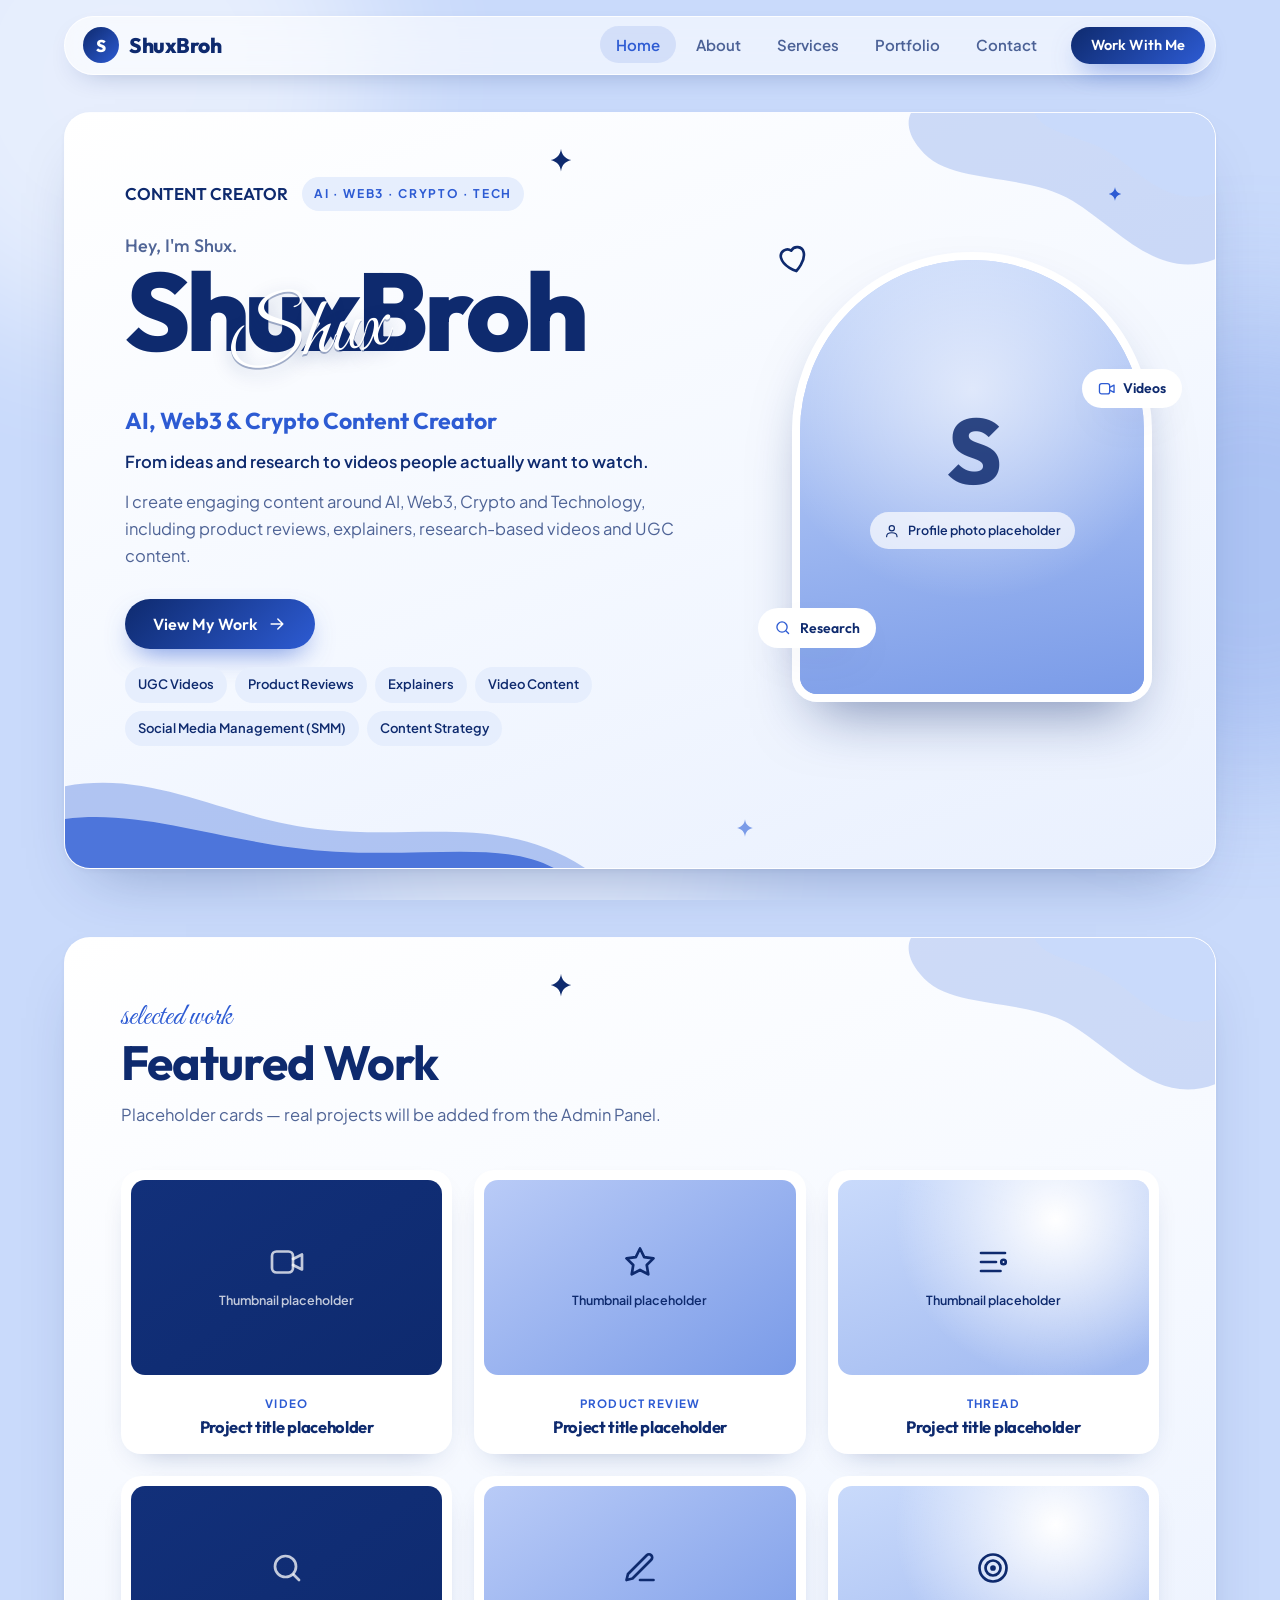
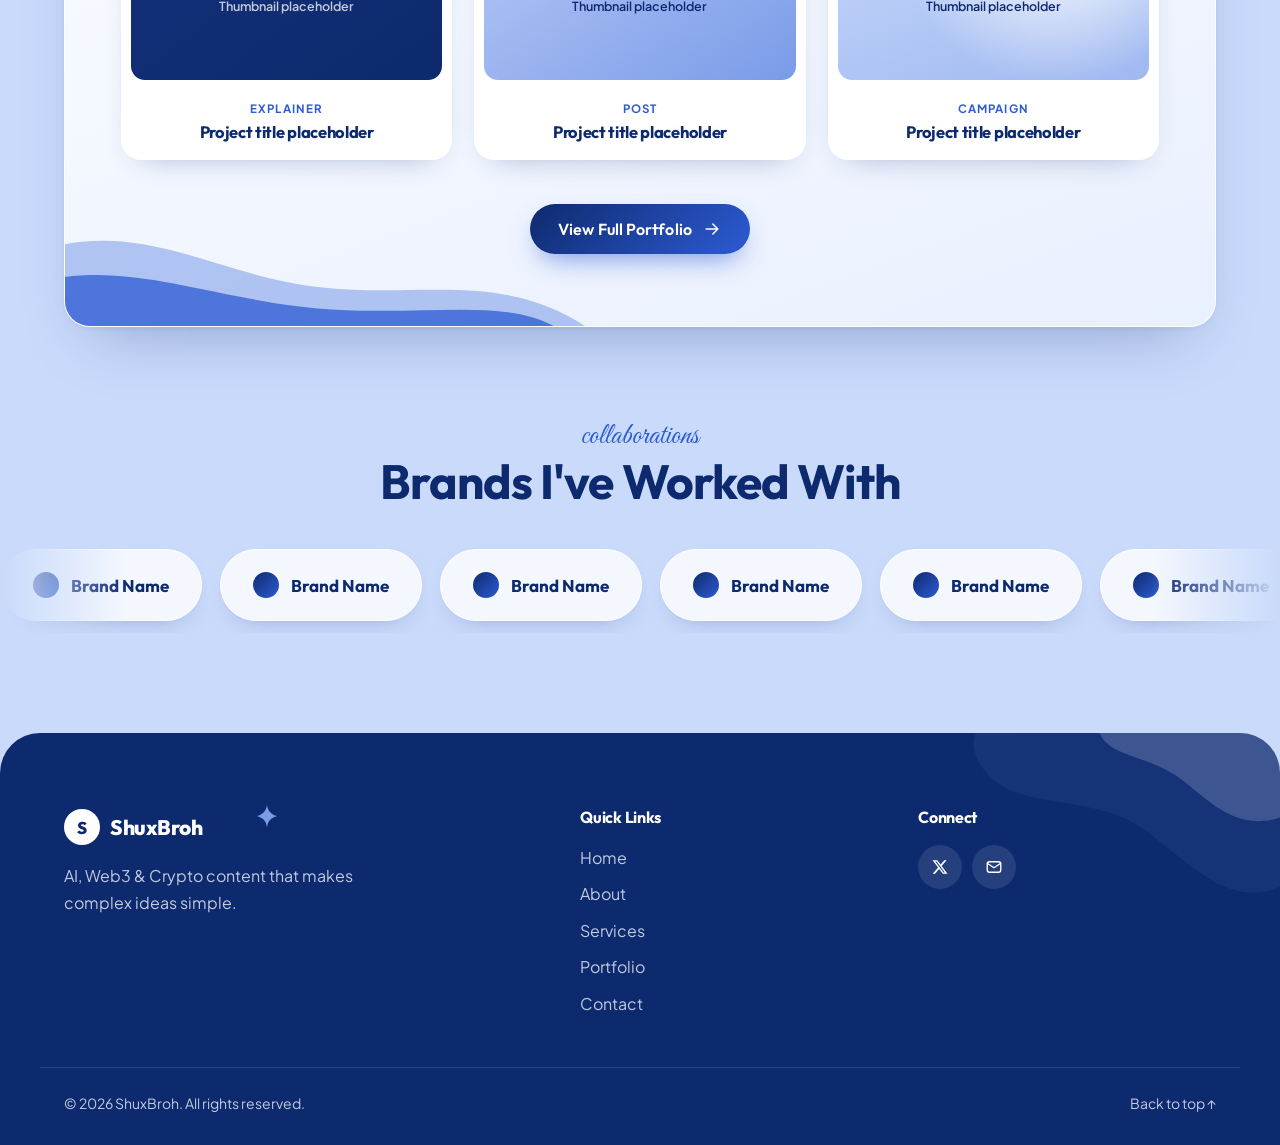
<file: index.html>
<!DOCTYPE html>
<html lang="en">
<head>
<meta charset="UTF-8">
<meta name="viewport" content="width=device-width, initial-scale=1.0">
<title>Shux Broh (ShuxBroh) — AI, Web3 &amp; Crypto Content Creator</title>
<link rel="icon" href="data:,">
<meta name="description" content="Shux (ShuxBroh) — AI, Web3, Crypto and Tech content creator: product reviews, explainers, research, videos and social media content.">
<link rel="canonical" href="https://shuraim881.github.io/">
<meta name="theme-color" content="#C9DAFB">
<link rel="preconnect" href="https://fonts.googleapis.com">
<link rel="preconnect" href="https://fonts.gstatic.com" crossorigin>
<link href="https://fonts.googleapis.com/css2?family=Great+Vibes&family=Outfit:wght@500;600;700;800&family=Plus+Jakarta+Sans:wght@400;500;600;700;800&display=swap" rel="stylesheet">
<link rel="stylesheet" href="assets/css/style.css">
</head>
<body id="top">
<div class="bg-glow" aria-hidden="true"><span></span><span></span><span></span></div>
<header class="site-header" id="site-header"></header>
<main>
  <section class="hero" id="hero" aria-label="Introduction"></section>
  <section class="section" id="work" aria-label="Featured work"></section>
  <section class="section brands" id="brands" aria-label="Collaborations"></section>
</main>
<footer class="site-footer" id="site-footer"></footer>
<script src="assets/js/content.js"></script>
<script src="assets/js/config.js"></script>
<script src="assets/js/supa.js"></script>
<script src="assets/js/main.js"></script>
</body>
</html>
</file>
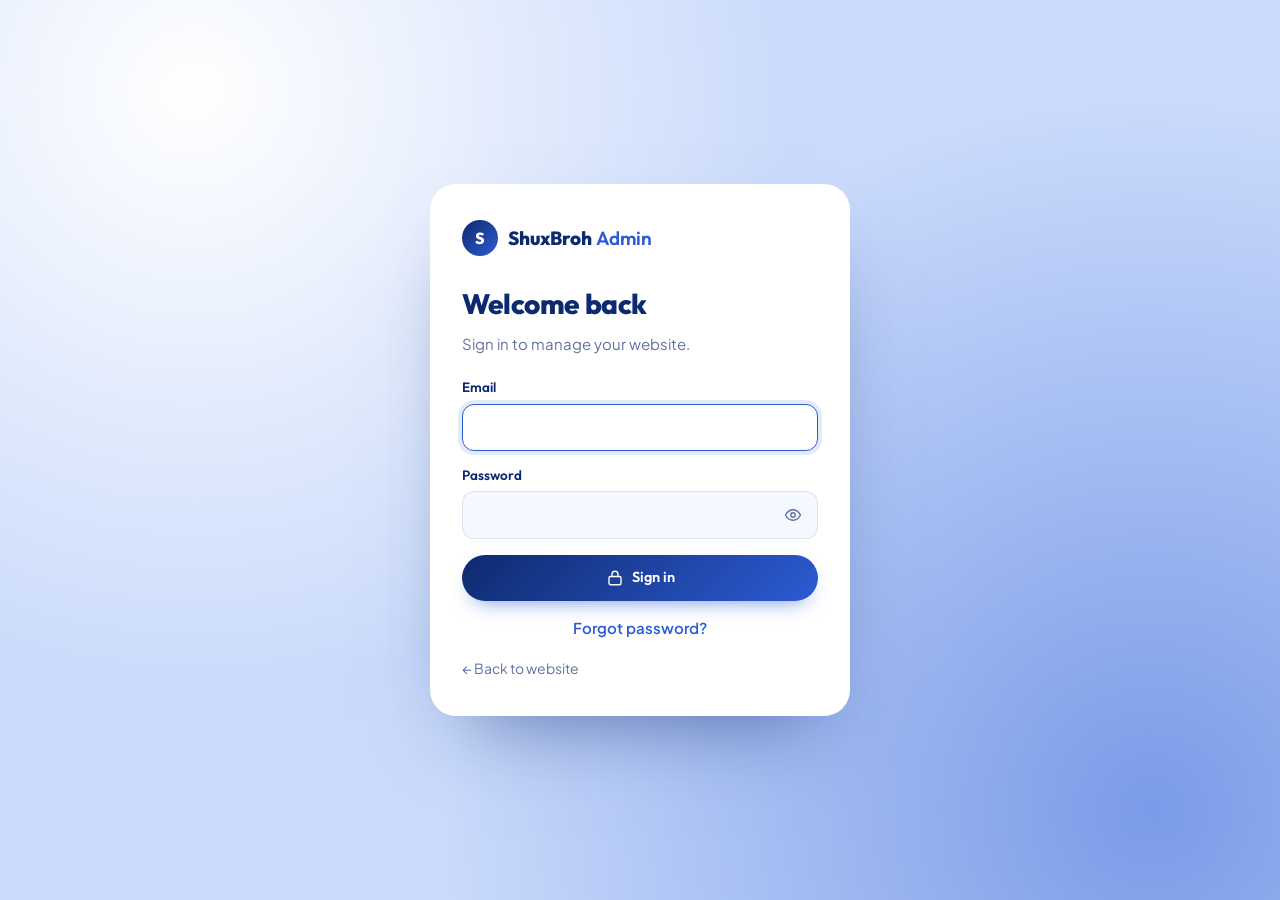
<file: admin/index.html>
<!DOCTYPE html>
<html lang="en">
<head>
<meta charset="UTF-8">
<meta name="viewport" content="width=device-width, initial-scale=1.0">
<meta name="robots" content="noindex, nofollow">
<meta name="referrer" content="same-origin">
<meta name="theme-color" content="#0E2A6E">
<title>Admin — ShuxBroh</title>
<link rel="icon" href="data:,">
<link rel="preconnect" href="https://fonts.googleapis.com">
<link rel="preconnect" href="https://fonts.gstatic.com" crossorigin>
<link href="https://fonts.googleapis.com/css2?family=Great+Vibes&family=Outfit:wght@500;600;700;800&family=Plus+Jakarta+Sans:wght@400;500;600;700;800&display=swap" rel="stylesheet">
<link rel="stylesheet" href="admin.css">
</head>
<body>
<div id="admin-root" class="boot"><div class="boot-spinner" aria-label="Loading"></div></div>
<div id="toasts" aria-live="polite"></div>
<script src="../assets/js/content.js"></script>
<script src="../assets/js/config.js"></script>
<script src="../assets/js/supa.js"></script>
<script src="admin.js"></script>
</body>
</html>
</file>
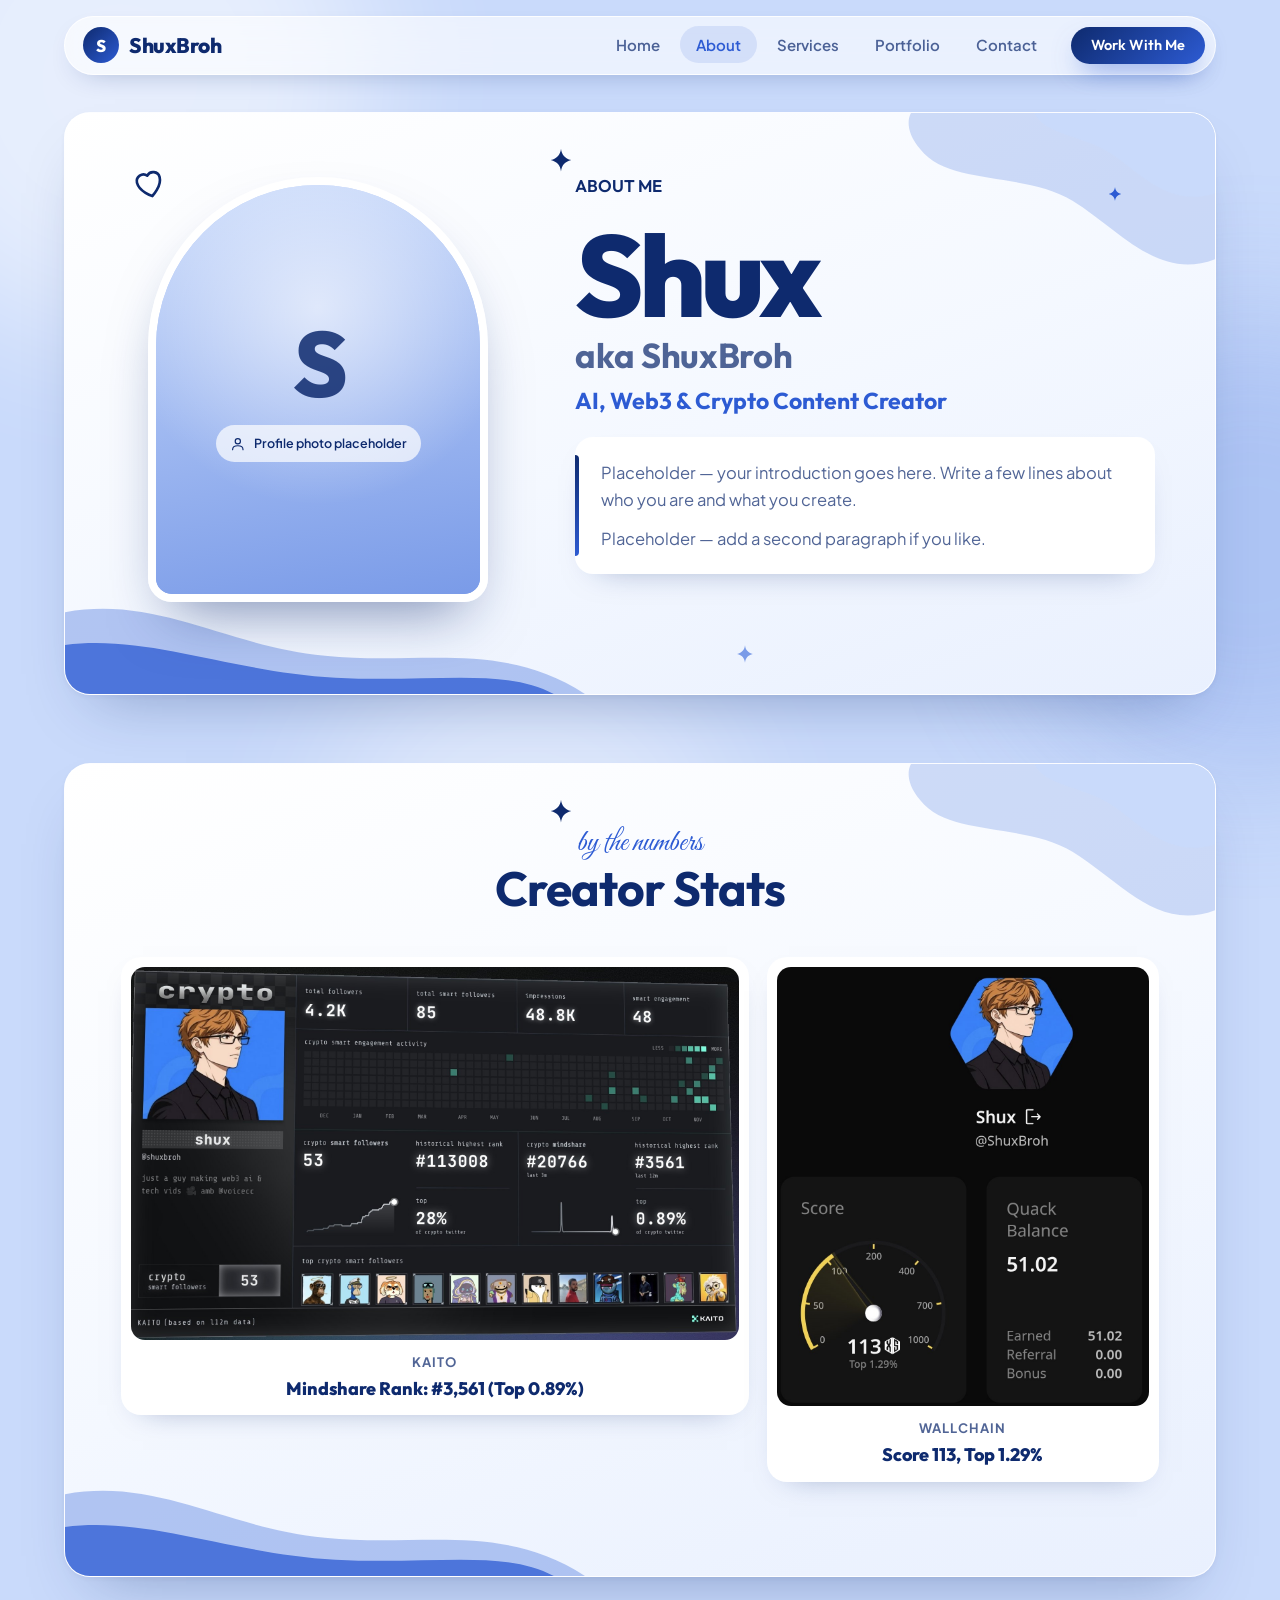
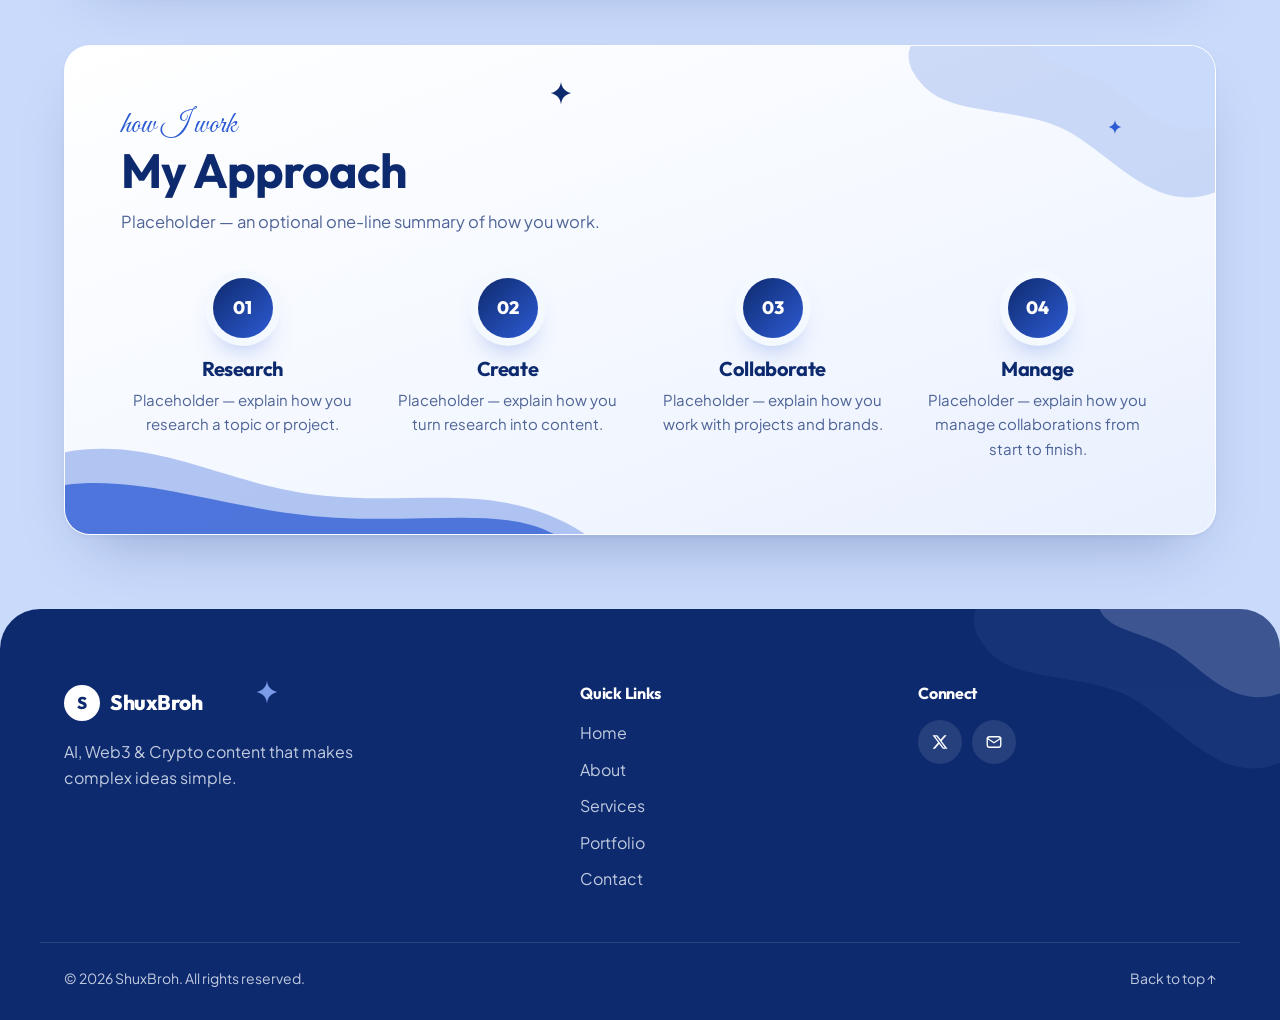
<file: about.html>
<!DOCTYPE html>
<html lang="en">
<head>
<meta charset="UTF-8">
<meta name="viewport" content="width=device-width, initial-scale=1.0">
<title>About — Shux Broh (ShuxBroh)</title>
<link rel="icon" href="data:,">
<meta name="description" content="Shux (ShuxBroh) — AI, Web3, Crypto and Tech content creator: product reviews, explainers, research, videos and social media content.">
<link rel="canonical" href="https://shuraim881.github.io/about.html">
<meta name="theme-color" content="#C9DAFB">
<link rel="preconnect" href="https://fonts.googleapis.com">
<link rel="preconnect" href="https://fonts.gstatic.com" crossorigin>
<link href="https://fonts.googleapis.com/css2?family=Great+Vibes&family=Outfit:wght@500;600;700;800&family=Plus+Jakarta+Sans:wght@400;500;600;700;800&display=swap" rel="stylesheet">
<link rel="stylesheet" href="assets/css/style.css">
</head>
<body id="top">
<div class="bg-glow" aria-hidden="true"><span></span><span></span><span></span></div>
<header class="site-header" id="site-header"></header>
<main>
  <section class="section page-top" id="about-intro" aria-label="Introduction"></section>
  <section class="section" id="about-stats" aria-label="Creator stats" hidden></section>
  <!-- My Journey section removed: Shux asked to remove it -->
  <!-- What I Do section removed: Shux asked to remove it (duplicates Services) -->
  <section class="section" id="about-approach" aria-label="My approach"></section>
</main>
<footer class="site-footer" id="site-footer"></footer>
<script src="assets/js/content.js"></script>
<script src="assets/js/config.js"></script>
<script src="assets/js/supa.js"></script>
<script src="assets/js/main.js"></script>
<script src="assets/js/about.js"></script>
</body>
</html>
</file>
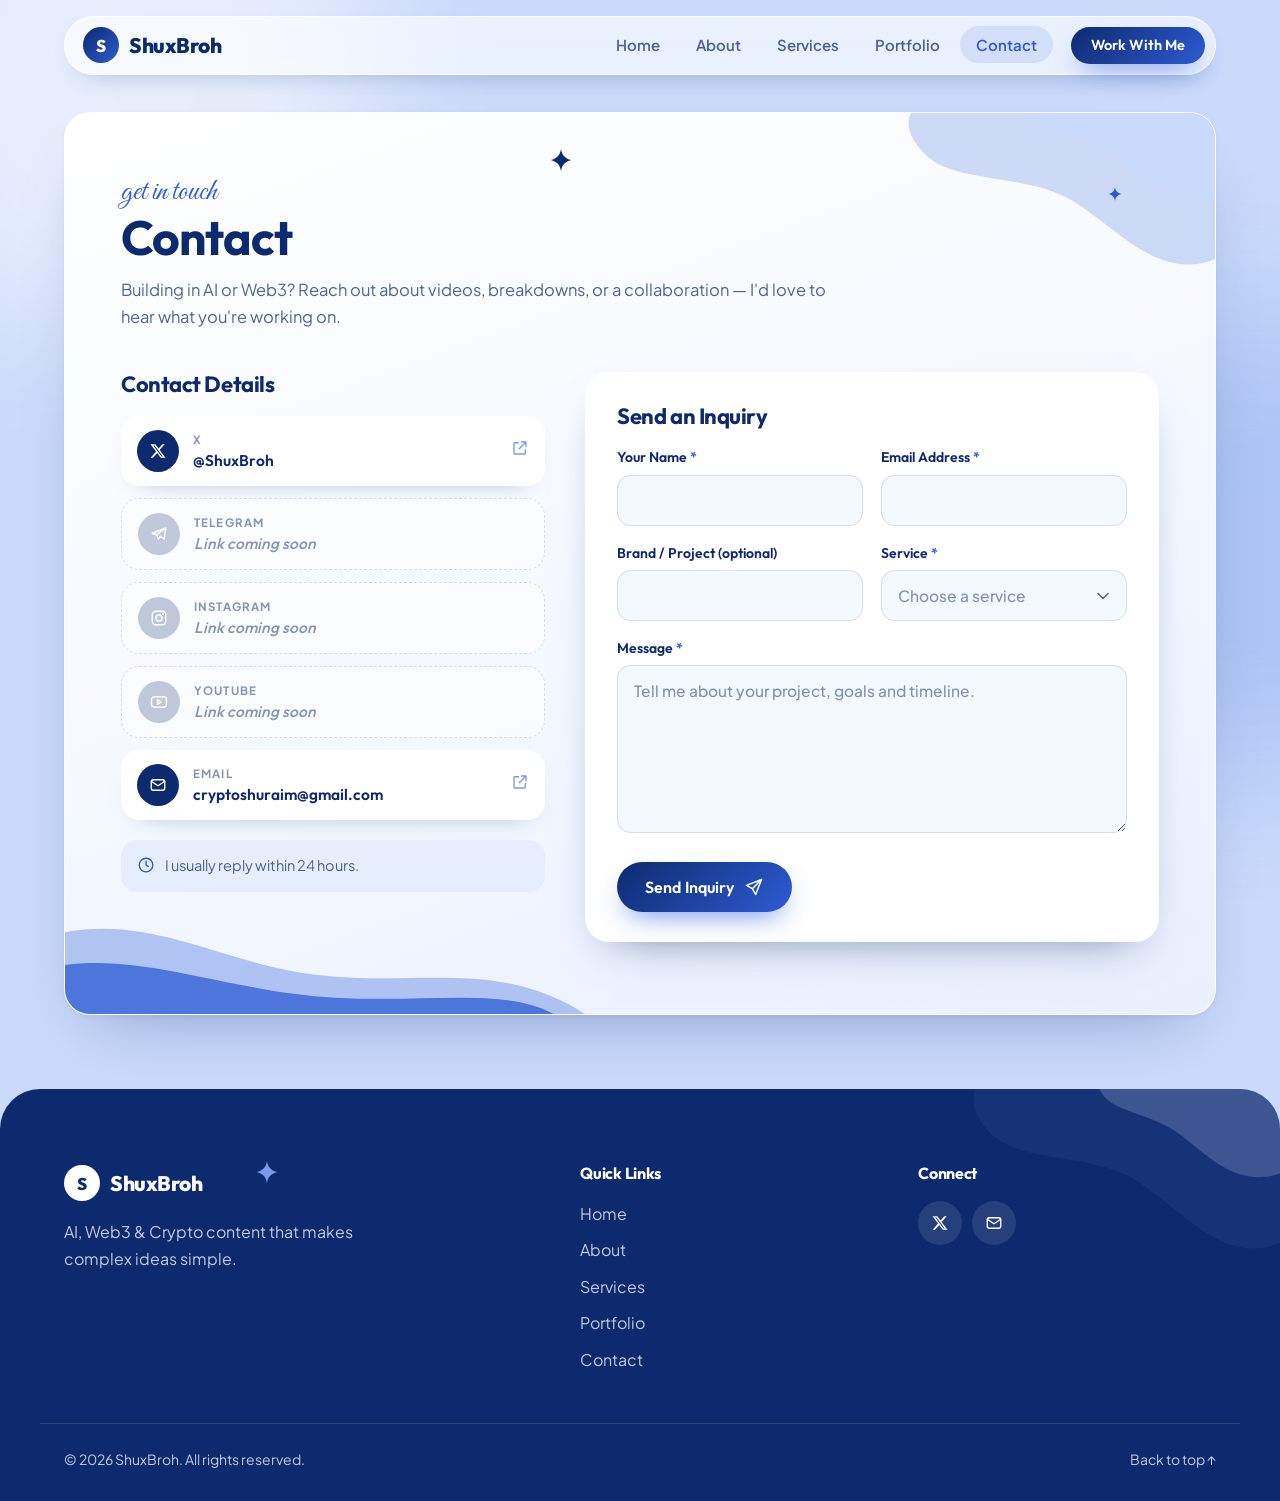
<file: contact.html>
<!DOCTYPE html>
<html lang="en">
<head>
<meta charset="UTF-8">
<meta name="viewport" content="width=device-width, initial-scale=1.0">
<title>Contact — Shux Broh (ShuxBroh)</title>
<link rel="icon" href="data:,">
<meta name="description" content="Shux (ShuxBroh) — AI, Web3, Crypto and Tech content creator: product reviews, explainers, research, videos and social media content.">
<link rel="canonical" href="https://shuraim881.github.io/contact.html">
<meta name="theme-color" content="#C9DAFB">
<link rel="preconnect" href="https://fonts.googleapis.com">
<link rel="preconnect" href="https://fonts.gstatic.com" crossorigin>
<link href="https://fonts.googleapis.com/css2?family=Great+Vibes&family=Outfit:wght@500;600;700;800&family=Plus+Jakarta+Sans:wght@400;500;600;700;800&display=swap" rel="stylesheet">
<link rel="stylesheet" href="assets/css/style.css">
</head>
<body id="top">
<div class="bg-glow" aria-hidden="true"><span></span><span></span><span></span></div>
<header class="site-header" id="site-header"></header>
<main>
  <section class="section page-top" id="contact-page" aria-label="Contact"></section>
</main>
<!-- Hidden copy of the inquiry form so Netlify Forms can detect it at deploy time -->
<form name="inquiry" data-netlify="true" netlify-honeypot="bot-field" hidden>
  <input type="text" name="name"><input type="email" name="email"><input type="text" name="company">
  <input type="text" name="service"><textarea name="message"></textarea><input name="bot-field">
</form>

<footer class="site-footer" id="site-footer"></footer>
<script src="assets/js/content.js"></script>
<script src="assets/js/config.js"></script>
<script src="assets/js/supa.js"></script>
<script src="assets/js/main.js"></script>
<script src="assets/js/contact.js"></script>
</body>
</html>
</file>
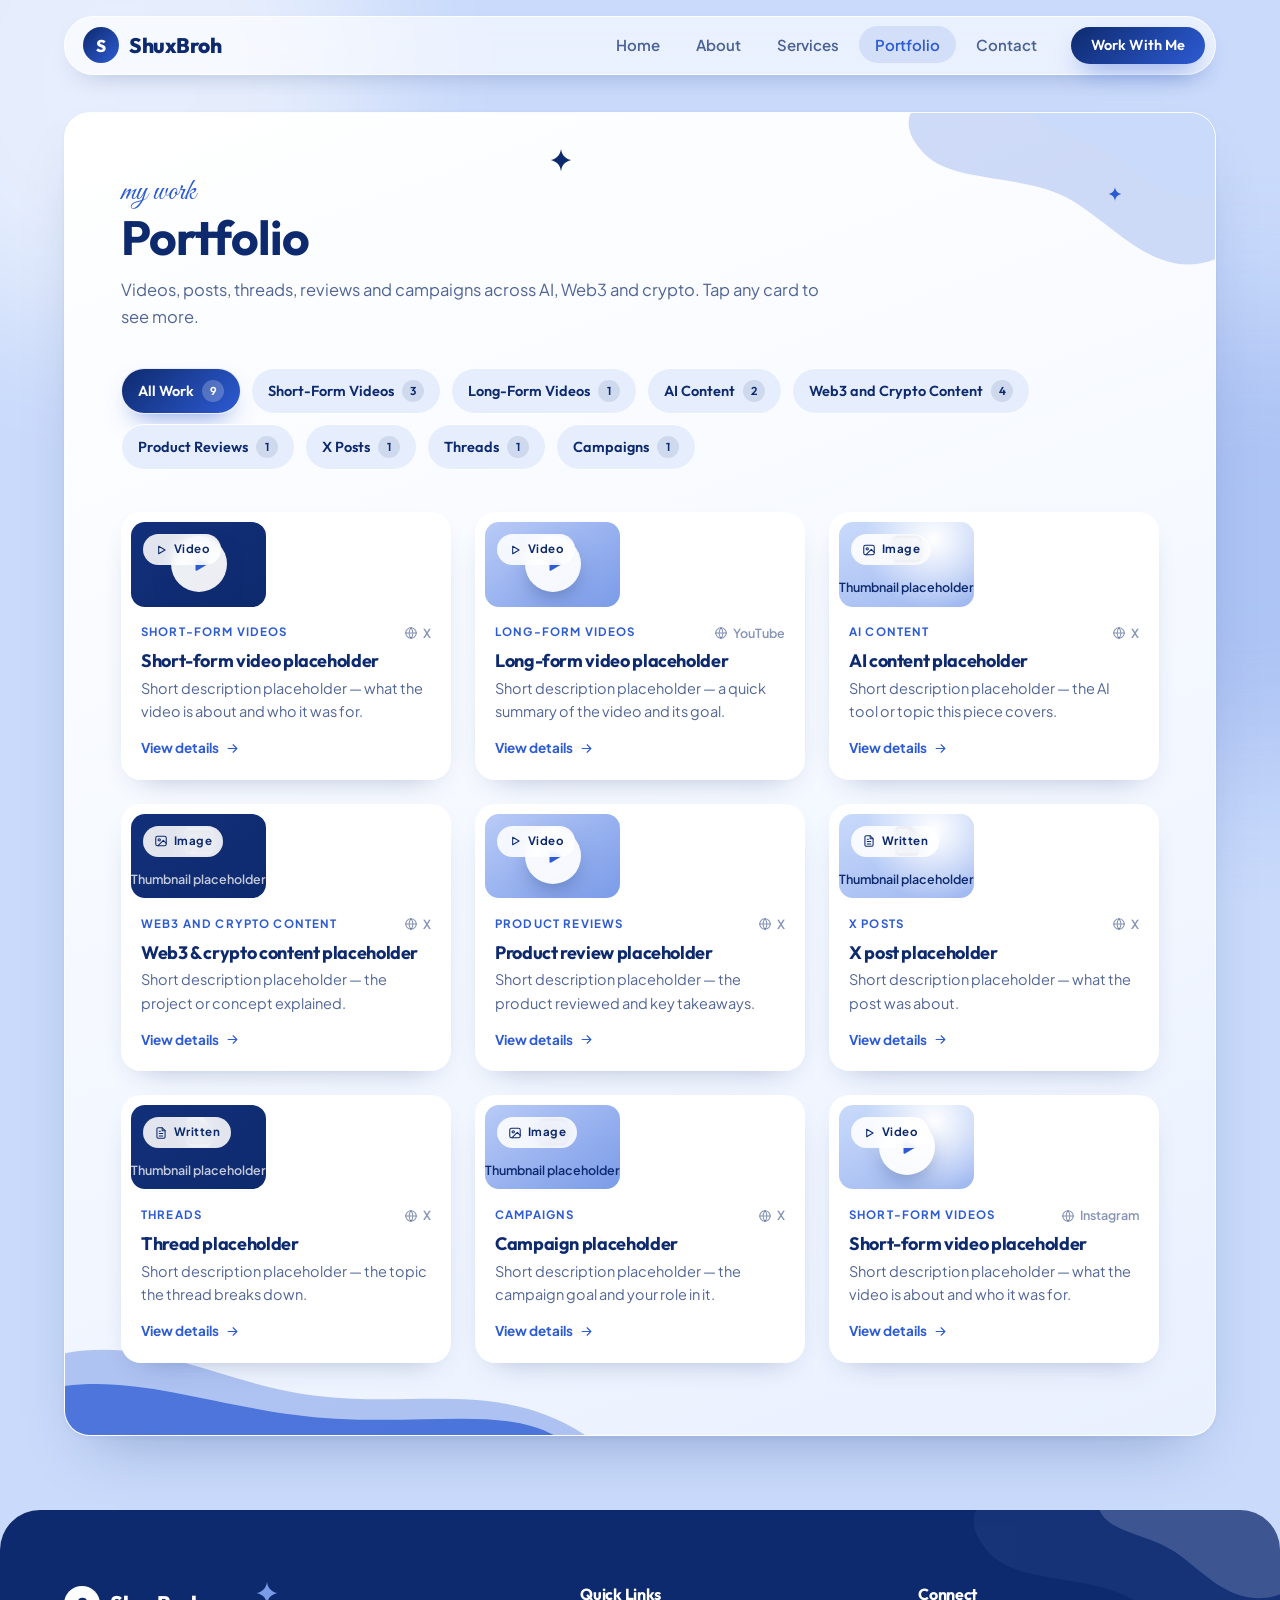
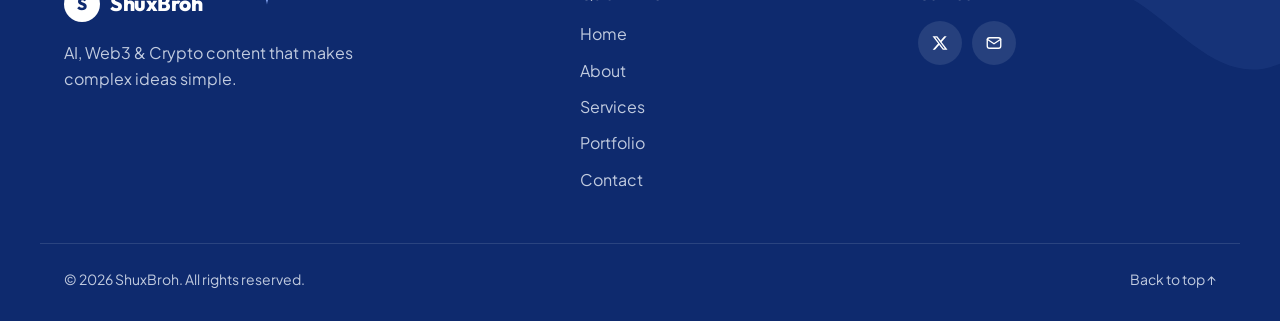
<file: portfolio.html>
<!DOCTYPE html>
<html lang="en">
<head>
<meta charset="UTF-8">
<meta name="viewport" content="width=device-width, initial-scale=1.0">
<title>Portfolio — Shux Broh (ShuxBroh)</title>
<link rel="icon" href="data:,">
<meta name="description" content="Shux (ShuxBroh) — AI, Web3, Crypto and Tech content creator: product reviews, explainers, research, videos and social media content.">
<link rel="canonical" href="https://shuraim881.github.io/portfolio.html">
<meta name="theme-color" content="#C9DAFB">
<link rel="preconnect" href="https://fonts.googleapis.com">
<link rel="preconnect" href="https://fonts.gstatic.com" crossorigin>
<link href="https://fonts.googleapis.com/css2?family=Great+Vibes&family=Outfit:wght@500;600;700;800&family=Plus+Jakarta+Sans:wght@400;500;600;700;800&display=swap" rel="stylesheet">
<link rel="stylesheet" href="assets/css/style.css">
</head>
<body id="top">
<div class="bg-glow" aria-hidden="true"><span></span><span></span><span></span></div>
<header class="site-header" id="site-header"></header>
<main>
  <section class="section page-top" id="portfolio" aria-label="Portfolio"></section>
</main>
<footer class="site-footer" id="site-footer"></footer>
<script src="assets/js/content.js"></script>
<script src="assets/js/config.js"></script>
<script src="assets/js/supa.js"></script>
<script src="assets/js/main.js"></script>
<script src="assets/js/portfolio.js"></script>
</body>
</html>
</file>
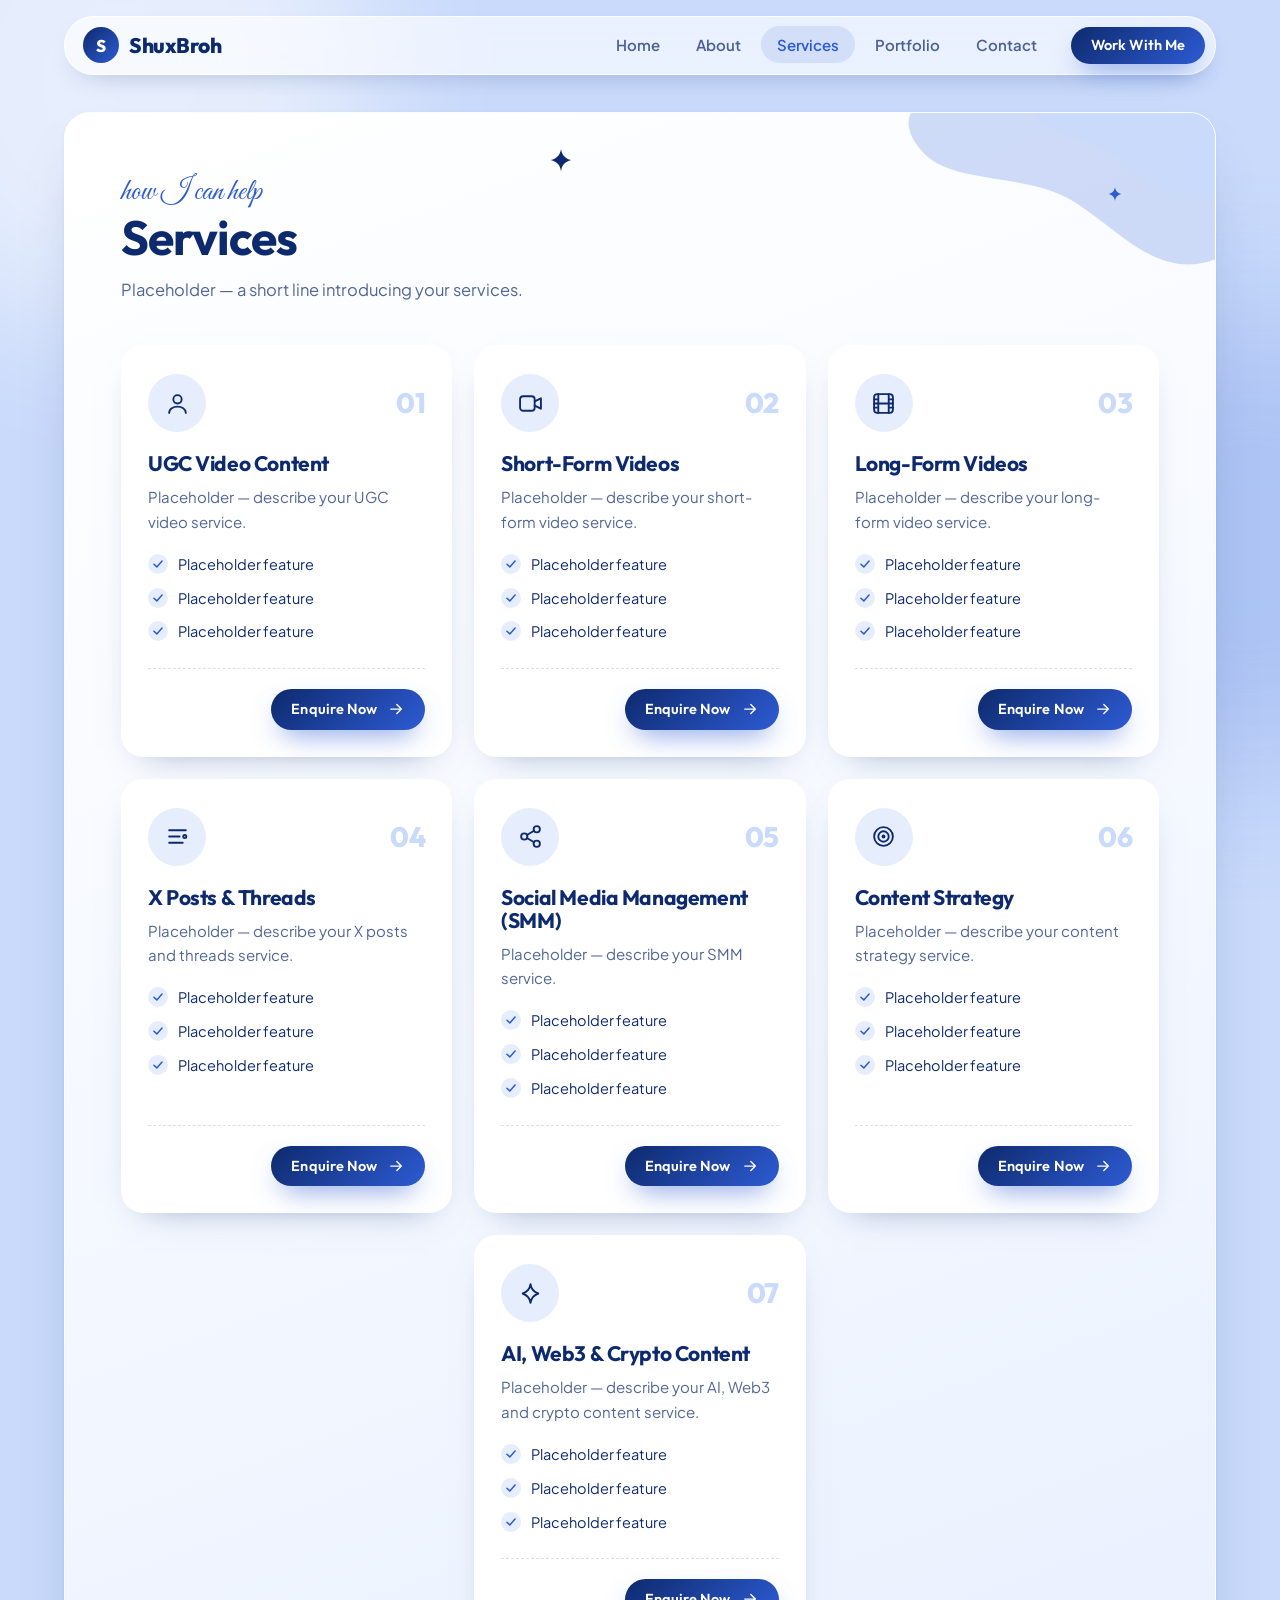
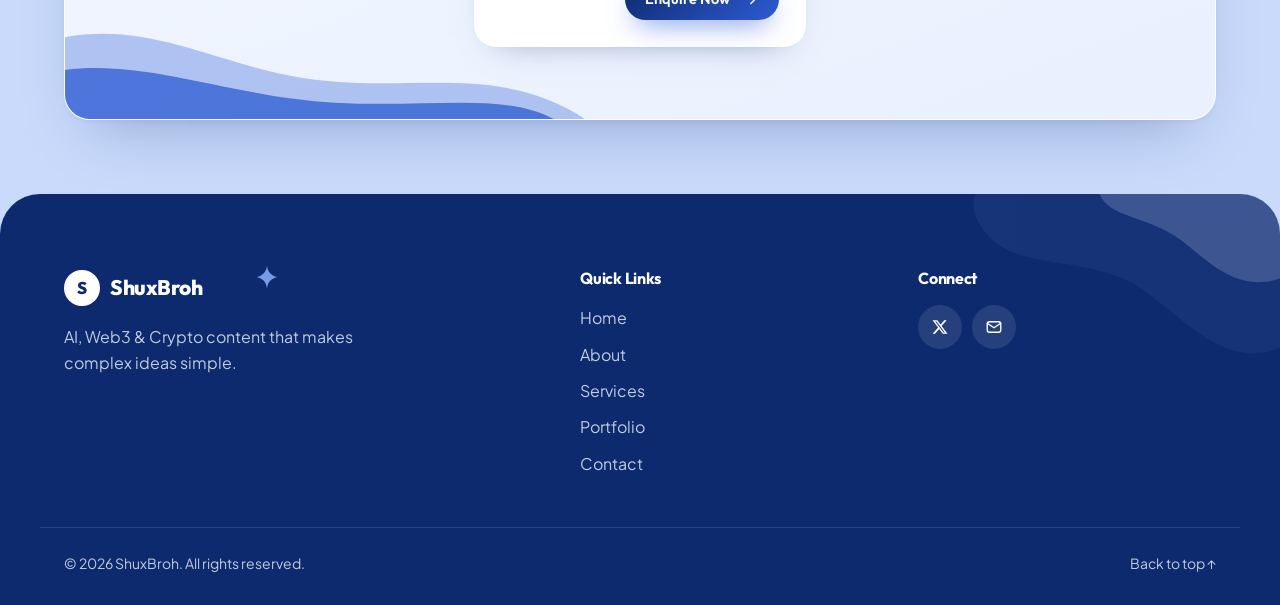
<file: services.html>
<!DOCTYPE html>
<html lang="en">
<head>
<meta charset="UTF-8">
<meta name="viewport" content="width=device-width, initial-scale=1.0">
<title>Services — Shux Broh (ShuxBroh)</title>
<link rel="icon" href="data:,">
<meta name="description" content="Shux (ShuxBroh) — AI, Web3, Crypto and Tech content creator: product reviews, explainers, research, videos and social media content.">
<link rel="canonical" href="https://shuraim881.github.io/services.html">
<meta name="theme-color" content="#C9DAFB">
<link rel="preconnect" href="https://fonts.googleapis.com">
<link rel="preconnect" href="https://fonts.gstatic.com" crossorigin>
<link href="https://fonts.googleapis.com/css2?family=Great+Vibes&family=Outfit:wght@500;600;700;800&family=Plus+Jakarta+Sans:wght@400;500;600;700;800&display=swap" rel="stylesheet">
<link rel="stylesheet" href="assets/css/style.css">
</head>
<body id="top">
<div class="bg-glow" aria-hidden="true"><span></span><span></span><span></span></div>
<header class="site-header" id="site-header"></header>
<main>
  <section class="section page-top" id="services-page" aria-label="Services"></section>
</main>
<footer class="site-footer" id="site-footer"></footer>
<script src="assets/js/content.js"></script>
<script src="assets/js/config.js"></script>
<script src="assets/js/supa.js"></script>
<script src="assets/js/main.js"></script>
<script src="assets/js/services.js"></script>
</body>
</html>
</file>
<file: assets/css/style.css>
/* =====================================================================
   SHUXBROH DESIGN SYSTEM — "Soft Blue Portfolio"
   Keep using these tokens on every page.
   ---------------------------------------------------------------------
   Five-color palette:
     1. Navy        #0E2A6E  headings, primary text, dark accents
     2. Royal Blue  #2D5BD3  buttons, links, highlights
     3. Periwinkle  #7A9BE8  waves, secondary accents
     4. Sky         #C9DAFB  page background, soft fills
     5. Cloud       #F4F8FF  panels / cards
   Fonts: Outfit (bold headings) · Plus Jakarta Sans (body) · Great Vibes (script accent)
   Motion: soft fade + slide reveals, gentle hover lifts, slow drifting blobs
   ===================================================================== */

:root {
  --navy: #0E2A6E;
  --royal: #2D5BD3;
  --peri: #7A9BE8;
  --sky: #C9DAFB;
  --cloud: #F4F8FF;

  --text: var(--navy);
  --muted: rgba(14, 42, 110, .72);
  --faint: rgba(14, 42, 110, .5);
  --line: rgba(14, 42, 110, .1);
  --tile: #E6EEFD;
  --white: #FFFFFF;
  --grad: linear-gradient(135deg, var(--navy) 0%, var(--royal) 100%);
  --grad-text: linear-gradient(100deg, var(--royal) 0%, #4F7DF0 60%, var(--peri) 100%);

  --font-head: "Outfit", "Plus Jakarta Sans", system-ui, sans-serif;
  --font-body: "Plus Jakarta Sans", system-ui, -apple-system, "Segoe UI", sans-serif;
  --font-script: "Great Vibes", "Brush Script MT", cursive;

  --radius: 26px;
  --radius-sm: 16px;
  --shadow-panel: 0 30px 60px -30px rgba(14, 42, 110, .35), 0 2px 6px rgba(14, 42, 110, .05);
  --shadow-card: 0 18px 40px -18px rgba(14, 42, 110, .35);
  --ease: cubic-bezier(.22, .8, .24, 1);
  --container: 1200px;

  /* wave shapes (periwinkle/royal) used on panel corners */
  --wave-bl: url("data:image/svg+xml,%3Csvg xmlns='http://www.w3.org/2000/svg' viewBox='0 0 500 220' preserveAspectRatio='none'%3E%3Cpath d='M0 70C90 40 150 130 250 150C340 168 420 120 500 220H0Z' fill='%237A9BE8' fill-opacity='.55'/%3E%3Cpath d='M0 130C80 110 160 180 260 190C350 200 420 170 470 220H0Z' fill='%232D5BD3' fill-opacity='.75'/%3E%3C/svg%3E");
  --wave-tr: url("data:image/svg+xml,%3Csvg xmlns='http://www.w3.org/2000/svg' viewBox='0 0 400 260' preserveAspectRatio='none'%3E%3Cpath d='M400 0V200C340 230 300 160 250 120C200 80 120 100 90 50C70 20 80 0 80 0Z' fill='%237A9BE8' fill-opacity='.35'/%3E%3Cpath d='M400 0V110C350 130 320 80 290 55C260 30 220 30 210 0Z' fill='%23C9DAFB'/%3E%3C/svg%3E");
}

*, *::before, *::after { box-sizing: border-box; }
html { scroll-behavior: smooth; -webkit-text-size-adjust: 100%; }
body {
  margin: 0;
  font-family: var(--font-body);
  font-size: 16px;
  line-height: 1.65;
  color: var(--text);
  background: var(--sky);
  overflow-x: hidden;
  -webkit-font-smoothing: antialiased;
}
img { max-width: 100%; display: block; }
a { color: inherit; text-decoration: none; }
h1, h2, h3, h4 { font-family: var(--font-head); line-height: 1.1; margin: 0; letter-spacing: -.02em; color: var(--navy); }
p { margin: 0; }
ul { margin: 0; padding: 0; list-style: none; }
button { font: inherit; color: inherit; background: none; border: 0; cursor: pointer; }
svg { width: 1.25em; height: 1.25em; flex-shrink: 0; }
:focus-visible { outline: 2.5px solid var(--royal); outline-offset: 3px; border-radius: 8px; }

.container { width: 100%; max-width: var(--container); margin: 0 auto; padding: 0 24px; }
.section { padding: 34px 0; position: relative; }

/* ---------- Soft drifting background blobs ---------- */
.bg-glow { position: fixed; inset: 0; z-index: -1; overflow: hidden; pointer-events: none; }
.bg-glow span { position: absolute; border-radius: 50%; filter: blur(70px); animation: drift 28s ease-in-out infinite alternate; }
.bg-glow span:nth-child(1) { width: 520px; height: 520px; background: #FFFFFF; opacity: .55; top: -180px; left: -140px; }
.bg-glow span:nth-child(2) { width: 460px; height: 460px; background: var(--peri); opacity: .35; top: 35%; right: -200px; animation-duration: 34s; }
.bg-glow span:nth-child(3) { width: 420px; height: 420px; background: #FFFFFF; opacity: .4; bottom: -160px; left: 25%; animation-duration: 40s; }
@keyframes drift { to { transform: translate(70px, 50px) scale(1.12); } }

/* ---------- Panels (the "slides" every section sits in) ---------- */
.panel {
  position: relative; isolation: isolate; overflow: hidden;
  background: linear-gradient(160deg, #FFFFFF 0%, var(--cloud) 55%, #E9F0FE 100%);
  border-radius: var(--radius);
  padding: 64px 56px 72px;
  box-shadow: var(--shadow-panel);
  border: 1px solid rgba(255, 255, 255, .8);
}
.panel::before, .panel::after {
  content: ""; position: absolute; z-index: -1; pointer-events: none;
  background-repeat: no-repeat; background-size: 100% 100%;
}
.panel::before { left: 0; bottom: 0; width: min(46%, 520px); height: 120px; background-image: var(--wave-bl); }
.panel::after { right: 0; top: 0; width: min(34%, 380px); height: 190px; background-image: var(--wave-tr); }

/* sparkles */
.spark { position: absolute; color: var(--navy); z-index: 0; pointer-events: none; animation: twinkle 4.5s ease-in-out infinite; }
.spark svg { width: 100%; height: 100%; }
.spark.s1 { width: 26px; height: 26px; top: 34px; left: 42%; }
.spark.s2 { width: 16px; height: 16px; top: 70px; right: 8%; color: var(--royal); animation-delay: -1.5s; }
.spark.s3 { width: 20px; height: 20px; bottom: 90px; right: 46%; color: var(--peri); animation-delay: -3s; }
/* keep the hero sparkle clear of the contact row */
.hero-panel .spark.s3 { bottom: 30px; right: 40%; }
@keyframes twinkle { 50% { transform: scale(.7) rotate(20deg); opacity: .6; } }

/* ---------- Typography helpers ---------- */
.script-eyebrow { display: block; font: 400 30px/1 var(--font-script); color: var(--royal); margin-bottom: 4px; }
.section-head { position: relative; z-index: 1; max-width: 720px; margin-bottom: 42px; }
.section-head.center { margin-left: auto; margin-right: auto; text-align: center; }
.section-head h2 { display: inline-flex; align-items: center; gap: 18px; font-size: clamp(32px, 4.4vw, 48px); font-weight: 700; }
.h-line { display: inline-block; width: 56px; height: 2.5px; border-radius: 2px; background: var(--navy); opacity: .8; }
.section-head.center .h-line { display: none; }
.h-line { display: none !important; } /* Shux asked to remove all dash lines next to headings */
.steps::before { display: none !important; } /* Shux asked to remove dash lines */
.label i { display: none !important; } /* Shux asked to remove dash lines next to labels (ABOUT ME, CONTENT CREATOR) */
.section-head p { color: var(--muted); font-size: 16.5px; margin-top: 12px; }
.section-foot { position: relative; z-index: 1; margin-top: 44px; text-align: center; }

/* ---------- Buttons ---------- */
.btn {
  display: inline-flex; align-items: center; justify-content: center; gap: 10px;
  padding: 15px 28px; border-radius: 999px;
  font: 600 16px/1 var(--font-head); letter-spacing: .005em;
  transition: transform .35s var(--ease), box-shadow .35s var(--ease), background .35s, color .35s;
}
.btn svg { transition: transform .35s var(--ease); }
.btn:hover svg { transform: translateX(4px); }
.btn-sm { padding: 11px 20px; font-size: 14.5px; }
.btn-primary { background: var(--grad); color: #fff; box-shadow: 0 12px 28px -10px rgba(45, 91, 211, .7); }
.btn-primary:hover { transform: translateY(-2px); box-shadow: 0 18px 36px -12px rgba(45, 91, 211, .85); }
.btn-ghost { background: var(--white); color: var(--navy); border: 1.5px solid rgba(14, 42, 110, .15); }
.btn-ghost:hover { transform: translateY(-2px); border-color: var(--royal); color: var(--royal); box-shadow: var(--shadow-card); }

/* ---------- Header ---------- */
.site-header { position: fixed; inset: 0 0 auto 0; z-index: 50; padding: 16px 0; transition: padding .4s var(--ease); }
.nav-wrap {
  display: flex; align-items: center; justify-content: space-between; gap: 20px;
  background: rgba(255, 255, 255, .62); backdrop-filter: blur(16px); -webkit-backdrop-filter: blur(16px);
  border: 1px solid rgba(255, 255, 255, .85); border-radius: 999px;
  padding: 10px 10px 10px 18px; box-shadow: 0 10px 30px -18px rgba(14, 42, 110, .45);
  max-width: calc(var(--container) - 48px);
  transition: background .4s, box-shadow .4s;
}
.site-header.scrolled { padding: 10px 0; }
.site-header.scrolled .nav-wrap { background: rgba(255, 255, 255, .85); box-shadow: 0 14px 34px -16px rgba(14, 42, 110, .5); }
.logo { display: inline-flex; align-items: center; gap: 10px; font: 800 21px/1 var(--font-head); letter-spacing: -.02em; color: var(--navy); }
.logo-mark { width: 36px; height: 36px; border-radius: 50%; display: grid; place-items: center; background: var(--grad); color: #fff; font-size: 17px; }
.nav { display: flex; align-items: center; gap: 18px; }
.nav ul { display: flex; gap: 4px; }
.nav ul a { padding: 9px 16px; border-radius: 999px; font-size: 15px; font-weight: 600; color: var(--muted); transition: color .3s, background .3s; }
.nav ul a:hover { color: var(--navy); background: rgba(45, 91, 211, .08); }
.nav ul a.active { color: var(--royal); background: rgba(45, 91, 211, .12); }
.nav-toggle { display: none; width: 44px; height: 44px; border-radius: 50%; background: var(--navy); color: #fff; place-items: center; }
.nav-toggle svg { width: 21px; height: 21px; }

/* ---------- Hero ---------- */
.hero { padding: 112px 0 34px; }
.hero-panel { padding: 64px 60px 92px; }
.hero-grid { position: relative; z-index: 1; display: grid; grid-template-columns: 1.25fr .75fr; gap: 56px; align-items: center; }
.hero-top { display: flex; align-items: center; flex-wrap: wrap; gap: 14px; margin-bottom: 26px; }
.label { display: inline-flex; align-items: center; gap: 12px; font: 600 17px/1.1 var(--font-head); color: var(--navy); }
.label i { width: 44px; height: 2px; background: var(--navy); opacity: .7; }
.eyebrow-pill { font-size: 12px; font-weight: 700; letter-spacing: .14em; text-transform: uppercase; color: var(--royal); background: var(--tile); padding: 7px 12px; border-radius: 999px; }
.greet { font: 500 18px/1 var(--font-head); color: var(--muted); margin-bottom: 4px; }

.wordmark { position: relative; display: inline-block; margin: 0 0 18px; padding-bottom: 10px; }
.wm-bold { display: block; font: 800 clamp(58px, 8.6vw, 124px)/.95 var(--font-head); letter-spacing: -.045em; color: var(--navy); }
.wm-script {
  position: absolute; left: 22%; bottom: -4px; transform: rotate(-7deg);
  font: 400 clamp(46px, 6.4vw, 92px)/1 var(--font-script); color: #fff; letter-spacing: 0;
  text-shadow: 0 2px 0 rgba(14, 42, 110, .35), 0 6px 18px rgba(14, 42, 110, .35);
  white-space: nowrap;
}
.hero-title { font: 700 clamp(19px, 2vw, 23px)/1.35 var(--font-head); color: var(--royal); margin: 14px 0 12px; }
.hero-intro { color: var(--muted); font-size: 16.5px; max-width: 560px; margin-bottom: 30px; }
.hero-intro p + p { margin-top: 12px; }
.hero-intro p:first-child { color: var(--navy); font-weight: 600; }
.hero-actions { display: flex; flex-wrap: wrap; align-items: center; gap: 18px; margin-bottom: 30px; }
.hero-tags { display: flex; flex-wrap: wrap; gap: 8px; }
.hero-tags li { font-size: 13px; font-weight: 600; color: var(--navy); padding: 7px 13px; border-radius: 999px; background: var(--tile); }

/* contact row with dividers (like the reference) */
.contact-row { display: flex; flex-wrap: wrap; align-items: center; row-gap: 12px; }
.contact-row li { display: flex; align-items: center; }
.contact-row li + li::before { content: ""; width: 1.5px; height: 24px; background: rgba(14, 42, 110, .35); margin: 0 18px; }
.contact-row a, .contact-list a { display: inline-flex; align-items: center; gap: 10px; font-size: 14.5px; font-weight: 600; color: var(--navy); transition: color .3s; }
.contact-row a:hover, .contact-list a:hover { color: var(--royal); }
.ci { width: 34px; height: 34px; border-radius: 50%; display: grid; place-items: center; background: var(--navy); color: #fff; transition: background .3s, transform .35s var(--ease); }
.ci svg { width: 16px; height: 16px; }
a:hover .ci { background: var(--royal); transform: translateY(-2px); }

.hero-media { position: relative; justify-self: center; width: 100%; max-width: 360px; }
.arch {
  position: relative; aspect-ratio: 4 / 5; overflow: hidden;
  border-radius: 200px 200px 28px 28px;
  background: linear-gradient(170deg, var(--sky), var(--peri));
  border: 8px solid #fff; box-shadow: 0 30px 60px -24px rgba(14, 42, 110, .55);
}
.arch img { width: 100%; height: 100%; object-fit: cover; }
.photo-placeholder {
  width: 100%; height: 100%; display: flex; flex-direction: column; align-items: center; justify-content: center; gap: 16px;
  background: radial-gradient(circle at 50% 30%, rgba(255,255,255,.6), transparent 60%), linear-gradient(170deg, var(--sky), var(--peri));
}
.ph-initials { font: 800 92px/1 var(--font-head); color: var(--navy); opacity: .85; letter-spacing: -.04em; }
.ph-label { display: inline-flex; align-items: center; gap: 8px; font-size: 12.5px; font-weight: 600; color: var(--navy); background: rgba(255,255,255,.7); padding: 8px 14px; border-radius: 999px; }
.doodle-heart { position: absolute; z-index: 2; top: -14px; left: -18px; color: var(--navy); transform: rotate(-14deg); animation: float 6s ease-in-out infinite; }
.doodle-heart svg { width: 40px; height: 40px; stroke-width: 1.6; }
.float-chip {
  position: absolute; z-index: 2; display: inline-flex; align-items: center; gap: 8px;
  padding: 11px 16px; border-radius: 999px; font: 600 14px/1 var(--font-head); color: var(--navy);
  background: #fff; box-shadow: var(--shadow-card); animation: float 6s ease-in-out infinite;
}
.float-chip svg { color: var(--royal); }
.chip-a { top: 26%; right: -30px; }
.chip-b { bottom: 12%; left: -34px; animation-delay: -3s; }
@keyframes float { 50% { transform: translateY(-10px); } }

/* ---------- Services ---------- */
.services-grid { position: relative; z-index: 1; display: grid; grid-template-columns: repeat(4, 1fr); gap: 18px; }
.service-card {
  display: flex; flex-direction: column; align-items: center; text-align: center;
  padding: 30px 20px 24px; border-radius: var(--radius-sm);
  background: var(--tile); border: 1px solid rgba(255,255,255,.9);
  transition: transform .5s var(--ease), background .4s, box-shadow .5s var(--ease);
}
.service-card:hover { transform: translateY(-6px); background: #fff; box-shadow: var(--shadow-card); }
.svc-icon {
  width: 58px; height: 58px; border-radius: 50%; display: grid; place-items: center; margin-bottom: 18px;
  background: #fff; color: var(--navy); box-shadow: 0 8px 20px -10px rgba(14,42,110,.4);
  transition: transform .5s var(--ease), background .4s, color .4s;
}
.svc-icon svg { width: 25px; height: 25px; }
.service-card:hover .svc-icon { background: var(--navy); color: #fff; transform: scale(1.06) rotate(-5deg); }
.service-card h3 { font-size: 17.5px; font-weight: 700; margin-bottom: 8px; }
.service-card p { color: var(--muted); font-size: 14px; line-height: 1.55; margin-bottom: 16px; }
.svc-more { margin-top: auto; display: inline-flex; align-items: center; gap: 6px; font-size: 13.5px; font-weight: 700; color: var(--royal); }
.svc-more svg { width: 15px; height: 15px; transition: transform .35s var(--ease); }
.service-card:hover .svc-more svg { transform: translateX(4px); }

/* ---------- Featured work ---------- */
.work-grid { position: relative; z-index: 1; display: grid; grid-template-columns: repeat(3, 1fr); gap: 22px; }
.work-card {
  display: block; border-radius: 20px; overflow: hidden; background: #fff; padding: 10px;
  box-shadow: 0 12px 30px -20px rgba(14,42,110,.45);
  transition: transform .5s var(--ease), box-shadow .5s var(--ease);
}
.work-card:hover { transform: translateY(-5px); box-shadow: var(--shadow-card); }
.work-thumb { position: relative; aspect-ratio: 16 / 10; overflow: hidden; border-radius: 14px; }
.work-thumb img, .thumb-placeholder { width: 100%; height: 100%; object-fit: cover; transition: transform .9s var(--ease); }
.work-card:hover .work-thumb img, .work-card:hover .thumb-placeholder { transform: scale(1.09); }
.thumb-placeholder { display: flex; flex-direction: column; align-items: center; justify-content: center; gap: 10px; font-size: 12.5px; font-weight: 600; }
.thumb-placeholder svg { width: 36px; height: 36px; }
.thumb-placeholder.v0 { background: linear-gradient(145deg, #12307A, var(--navy)); color: rgba(255,255,255,.75); }
.thumb-placeholder.v1 { background: linear-gradient(145deg, #B9CBF7, var(--peri)); color: var(--navy); }
.thumb-placeholder.v2 { background: radial-gradient(circle at 70% 20%, #fff, transparent 60%), linear-gradient(160deg, var(--sky), #9FB8F0); color: var(--navy); }
.work-body { padding: 14px 8px 8px; text-align: center; }
.work-cat { display: inline-block; font-size: 11.5px; font-weight: 700; letter-spacing: .1em; text-transform: uppercase; color: var(--royal); margin-bottom: 4px; }
.work-body h3 { font-size: 16.5px; font-weight: 700; }

/* ---------- Testimonials ---------- */
.slider { --per: 1; position: relative; z-index: 1; max-width: 1000px; margin: 0 auto; }
.slider-viewport { overflow: hidden; padding: 10px; margin: -10px; }
.slider-track { display: flex; gap: 22px; transition: transform .8s var(--ease); will-change: transform; }
.t-card {
  position: relative; margin: 0; flex: 0 0 calc((100% - 22px * (var(--per) - 1)) / var(--per));
  padding: 32px 30px; border-radius: 20px; background: #fff;
  box-shadow: 0 14px 34px -22px rgba(14,42,110,.5); display: flex; flex-direction: column; gap: 20px;
}
.t-quote-icon svg { width: 34px; height: 34px; color: var(--royal); fill: rgba(45, 91, 211, .15); }
.t-heart { position: absolute; top: 26px; right: 26px; color: var(--peri); }
.t-heart svg { width: 26px; height: 26px; }
.t-card blockquote { margin: 0; font-size: 16.5px; line-height: 1.7; color: var(--muted); font-style: italic; }
.t-card figcaption { margin-top: auto; display: flex; align-items: center; gap: 14px; }
.t-avatar { width: 48px; height: 48px; border-radius: 50%; overflow: hidden; display: grid; place-items: center; background: var(--grad); font: 700 16px/1 var(--font-head); color: #fff; }
.t-avatar img { width: 100%; height: 100%; object-fit: cover; }
.t-card strong { display: block; font-family: var(--font-head); font-size: 16px; color: var(--navy); }
.t-card small { color: var(--faint); font-size: 13.5px; }
.t-card small a.t-source { color: inherit; text-decoration: underline; text-underline-offset: 3px; } /* link to the X post the brand comment came from */
.t-card small a.t-source:hover { color: var(--text, #fff); }
.t-card .t-media { border-radius: 14px; overflow: hidden; max-width: 240px; } /* brand GIF replies */
.t-card .t-media video, .t-card .t-media img { display: block; width: 100%; height: auto; }
.slider-controls { display: flex; align-items: center; justify-content: center; gap: 18px; margin-top: 32px; }
.slider-btn { width: 46px; height: 46px; border-radius: 50%; display: grid; place-items: center; background: #fff; color: var(--navy); box-shadow: 0 8px 20px -10px rgba(14,42,110,.45); transition: background .3s, color .3s, transform .3s; }
.slider-btn:hover { background: var(--navy); color: #fff; transform: scale(1.06); }
.slider-dots { display: flex; gap: 8px; }
.dot { width: 8px; height: 8px; border-radius: 999px; background: rgba(14,42,110,.2); transition: width .45s var(--ease), background .3s; }
.dot.active { width: 28px; background: var(--royal); }

/* ---------- Brand marquee ---------- */
.brands { padding: 60px 0; }
.brands .section-head { margin-bottom: 30px; }
.marquee { overflow: hidden; padding: 12px 0; mask-image: linear-gradient(90deg, transparent, #000 10%, #000 90%, transparent); -webkit-mask-image: linear-gradient(90deg, transparent, #000 10%, #000 90%, transparent); }
.marquee-track { display: flex; gap: 18px; width: max-content; animation: marquee 34s linear infinite; }
.marquee:hover .marquee-track { animation-play-state: paused; }
.brand-item {
  display: flex; align-items: center; gap: 12px; height: 72px; padding: 0 32px; border-radius: 999px;
  background: rgba(255,255,255,.8); border: 1px solid #fff; box-shadow: 0 10px 26px -18px rgba(14,42,110,.5);
  font: 700 17px/1 var(--font-head); color: var(--navy); white-space: nowrap; transition: transform .35s var(--ease), background .3s;
}
.brand-item:hover { transform: translateY(-3px); background: #fff; }
.brand-item img { height: 32px; width: auto; border-radius: 8px; transition: transform .3s; } /* brand logos shown in color next to the name */
.brand-item:hover img { transform: scale(1.06); }
.brand-dot { width: 26px; height: 26px; border-radius: 50%; background: var(--grad); }
@keyframes marquee { to { transform: translateX(calc(-50% - 9px)); } }

/* ---------- CTA ---------- */
.cta-panel { padding: 70px 60px 100px; }
.cta-grid { position: relative; z-index: 1; display: grid; grid-template-columns: 1.3fr auto .9fr; gap: 48px; align-items: center; }
.cta-grid::after { content: ""; grid-column: 2; grid-row: 1; width: 1.5px; height: 70%; background: rgba(14, 42, 110, .2); }
.cta-main h2 { position: relative; display: inline-block; font-size: clamp(42px, 6vw, 72px); font-weight: 800; letter-spacing: -.035em; line-height: 1; margin: 6px 0 26px; padding-bottom: 18px; }
.cta-main h2 .top { display: block; }
.cta-main h2 .bottom { display: block; background: var(--grad-text); -webkit-background-clip: text; background-clip: text; color: transparent; padding-right: .06em; }
.swoosh { position: absolute; left: 4%; bottom: 0; width: 62%; height: 18px; color: var(--navy); }
.cta-main p { color: var(--muted); font-size: 16.5px; max-width: 520px; margin-bottom: 28px; }
.cta-side { grid-column: 3; }
.contact-list { display: grid; gap: 16px; margin-bottom: 30px; }
.contact-list a { word-break: break-word; }
.signoff { display: inline-flex; align-items: center; gap: 8px; font-size: 12px; font-weight: 800; letter-spacing: .2em; text-transform: uppercase; color: var(--navy); }
.signoff svg { width: 15px; height: 15px; fill: var(--navy); }

/* ---------- Footer ---------- */
.site-footer { position: relative; margin-top: 40px; background: var(--navy); color: rgba(244, 248, 255, .78); padding: 76px 0 0; border-radius: 40px 40px 0 0; overflow: hidden; }
.site-footer::before { content: ""; position: absolute; right: 0; top: 0; width: 380px; height: 200px; background: var(--wave-tr); background-size: 100% 100%; opacity: .25; pointer-events: none; }
.site-footer .spark { color: var(--peri); top: -6px; left: 190px; }
.footer-grid { position: relative; display: grid; grid-template-columns: 1.6fr 1fr 1fr; gap: 40px; padding-bottom: 50px; }
.footer-brand { position: relative; }
.site-footer .logo { color: #fff; }
.site-footer .logo-mark { background: #fff; color: var(--navy); }
.footer-brand p { max-width: 320px; margin-top: 18px; }
.site-footer h4 { color: #fff; font-size: 16px; font-weight: 700; margin-bottom: 18px; }
.footer-links { display: grid; gap: 10px; }
.footer-links a { transition: color .3s, padding .3s; }
.footer-links a:hover { color: #fff; padding-left: 4px; }
.socials { display: flex; gap: 10px; flex-wrap: wrap; }
.social { width: 44px; height: 44px; border-radius: 50%; display: grid; place-items: center; background: rgba(244,248,255,.1); color: #fff; transition: transform .35s var(--ease), background .3s, color .3s; }
.social svg { width: 18px; height: 18px; }
.social:hover { background: #fff; color: var(--navy); transform: translateY(-3px); }
.footer-bottom { display: flex; justify-content: space-between; gap: 16px; flex-wrap: wrap; padding: 24px 24px 30px; border-top: 1px solid rgba(244,248,255,.12); font-size: 14px; }
.to-top:hover { color: #fff; }

/* ---------- Stub pages ---------- */
.stub-wrap { padding: 112px 0 34px; }
.stub-panel { min-height: 62vh; display: flex; align-items: center; justify-content: center; }
.stub { position: relative; z-index: 1; text-align: center; }
.stub h1 { font-size: clamp(48px, 7vw, 84px); font-weight: 800; letter-spacing: -.04em; margin-bottom: 14px; }
.stub p { color: var(--muted); font-size: 17px; margin-bottom: 30px; }


/* ---------- Portfolio page ---------- */
.section.page-top { padding-top: 112px; }
.pf-panel .section-head { margin-bottom: 30px; }
.filter-bar { position: relative; z-index: 1; margin: 0 -8px 34px; }
.filter-tabs {
  display: flex; flex-wrap: wrap; gap: 10px; padding: 8px;
  scrollbar-width: none; -ms-overflow-style: none;
}
.filter-tabs::-webkit-scrollbar { display: none; }
.filter-tab {
  display: inline-flex; align-items: center; gap: 8px; white-space: nowrap;
  padding: 11px 16px; border-radius: 999px; font: 600 14.5px/1 var(--font-head);
  color: var(--navy); background: var(--tile); border: 1px solid rgba(255,255,255,.9);
  transition: background .35s, color .35s, box-shadow .35s, transform .35s var(--ease);
}
.filter-tab:hover { background: #fff; transform: translateY(-2px); box-shadow: 0 10px 22px -14px rgba(14,42,110,.5); }
.filter-tab.active { background: var(--grad); color: #fff; box-shadow: 0 12px 26px -12px rgba(45,91,211,.7); }
.tab-count { min-width: 22px; height: 22px; padding: 0 6px; border-radius: 999px; display: inline-grid; place-items: center; font-size: 11.5px; background: rgba(14,42,110,.1); }
.filter-tab.active .tab-count { background: rgba(255,255,255,.22); }

.pf-grid { position: relative; z-index: 1; display: grid; grid-template-columns: repeat(3, 1fr); gap: 24px; }
.pf-cell[hidden] { display: none; }
.pf-cell.reveal.is-out { opacity: 0; transform: translateY(14px) scale(.97); transition-duration: .25s; transition-delay: 0s; }
.pf-card {
  width: 100%; height: 100%; text-align: left; display: flex; flex-direction: column;
  background: #fff; border-radius: 20px; padding: 10px; overflow: hidden;
  box-shadow: 0 12px 30px -20px rgba(14,42,110,.45);
  transition: transform .5s var(--ease), box-shadow .5s var(--ease);
}
.pf-card:hover { transform: translateY(-6px); box-shadow: var(--shadow-card); }
.pf-card:hover .work-thumb img, .pf-card:hover .thumb-placeholder { transform: scale(1.08); }
.play-badge {
  position: absolute; z-index: 1; left: 50%; top: 50%; width: 56px; height: 56px; margin: -28px 0 0 -28px;
  border-radius: 50%; display: grid; place-items: center; background: rgba(255,255,255,.92); color: var(--royal);
  box-shadow: 0 10px 26px -10px rgba(14,42,110,.6); transition: transform .45s var(--ease);
}
.play-badge svg { width: 22px; height: 22px; fill: currentColor; margin-left: 3px; }
.pf-card:hover .play-badge { transform: scale(1.12); }
.pf-card .thumb-placeholder span { margin-top: 0; }
.pf-card .work-thumb:has(.play-badge) .thumb-placeholder svg { opacity: 0; }
.pf-card .work-thumb:has(.play-badge) .thumb-placeholder span { margin-top: 84px; }
.pf-type {
  position: absolute; z-index: 1; top: 12px; left: 12px; display: inline-flex; align-items: center; gap: 6px;
  font-size: 11.5px; font-weight: 700; letter-spacing: .04em; color: var(--navy);
  padding: 6px 11px; border-radius: 999px; background: rgba(255,255,255,.88); backdrop-filter: blur(6px); -webkit-backdrop-filter: blur(6px);
}
.pf-type svg { width: 14px; height: 14px; }
.pf-body { display: flex; flex-direction: column; flex: 1; padding: 16px 10px 10px; }
.pf-meta { display: flex; align-items: center; justify-content: space-between; gap: 10px; margin-bottom: 8px; }
.pf-meta .work-cat { margin: 0; }
.pf-platform { display: inline-flex; align-items: center; gap: 5px; font-size: 12.5px; font-weight: 600; color: var(--faint); }
.pf-platform svg { width: 14px; height: 14px; }
.pf-body h3 { font-size: 18px; font-weight: 700; margin-bottom: 6px; }
.pf-body p { color: var(--muted); font-size: 14.5px; line-height: 1.6; margin-bottom: 14px; }
.pf-open { margin-top: auto; display: inline-flex; align-items: center; gap: 6px; font-size: 13.5px; font-weight: 700; color: var(--royal); }
.pf-open svg { width: 15px; height: 15px; transition: transform .35s var(--ease); }
.pf-card:hover .pf-open svg { transform: translateX(4px); }
.pf-empty { position: relative; z-index: 1; text-align: center; color: var(--muted); padding: 40px 0; }

/* Lightbox */
.lb-open { overflow: hidden; }
.lightbox { position: fixed; inset: 0; z-index: 100; display: grid; place-items: center; padding: 24px; }
.lightbox[hidden] { display: none; }
.lb-backdrop { position: absolute; inset: 0; background: rgba(14, 42, 110, .55); backdrop-filter: blur(10px); -webkit-backdrop-filter: blur(10px); opacity: 0; transition: opacity .3s; }
.lb-dialog {
  position: relative; width: 100%; max-width: 1040px; max-height: calc(100vh - 48px); overflow: auto;
  display: grid; grid-template-columns: 1.35fr 1fr; grid-template-rows: 1fr auto; gap: 0;
  background: linear-gradient(160deg, #fff, var(--cloud)); border-radius: 28px;
  box-shadow: 0 40px 90px -30px rgba(7, 20, 60, .7);
  opacity: 0; transform: translateY(24px) scale(.97); transition: opacity .35s var(--ease), transform .45s var(--ease);
}
.lightbox.show .lb-backdrop { opacity: 1; }
.lightbox.show .lb-dialog { opacity: 1; transform: none; }
.lb-dialog.swap .lb-media, .lb-dialog.swap .lb-info { opacity: 0; transform: translateX(10px); }
.lb-media, .lb-info { transition: opacity .2s, transform .2s; }
.lb-close {
  position: absolute; z-index: 3; top: 16px; right: 16px; width: 44px; height: 44px; border-radius: 50%;
  display: grid; place-items: center; background: #fff; color: var(--navy); box-shadow: 0 8px 20px -10px rgba(14,42,110,.5);
  transition: background .3s, color .3s, transform .3s;
}
.lb-close:hover { background: var(--navy); color: #fff; transform: rotate(90deg); }
.lb-media { padding: 18px; display: flex; align-items: center; }
.lb-frame { width: 100%; aspect-ratio: 16 / 10; border-radius: 18px; overflow: hidden; background: var(--navy); }
.lb-media.type-video .lb-frame { aspect-ratio: 16 / 9; }
.lb-frame iframe, .lb-frame video, .lb-frame img { width: 100%; height: 100%; border: 0; object-fit: contain; background: #000; }
.lb-frame img { object-fit: cover; background: none; }
.lb-frame .thumb-placeholder { width: 100%; height: 100%; }
.lb-text { width: 100%; max-height: 60vh; overflow: auto; background: #fff; border-radius: 18px; padding: 26px 26px 22px; box-shadow: inset 0 0 0 1px var(--line); }
.lb-text-head { display: inline-flex; align-items: center; gap: 8px; font: 700 13px/1 var(--font-head); color: var(--royal); text-transform: uppercase; letter-spacing: .1em; margin-bottom: 16px; }
.lb-text p { color: var(--navy); font-size: 16px; line-height: 1.75; }
.lb-text p + p { margin-top: 14px; padding-top: 14px; border-top: 1px dashed var(--line); }
.lb-info { padding: 64px 34px 24px 16px; display: flex; flex-direction: column; align-items: flex-start; }
.lb-chips { display: flex; flex-wrap: wrap; gap: 8px; margin-bottom: 14px; }
.lb-chip { font-size: 11.5px; font-weight: 700; letter-spacing: .08em; text-transform: uppercase; color: var(--royal); background: var(--tile); padding: 6px 11px; border-radius: 999px; }
.lb-info h2 { font-size: clamp(24px, 3vw, 32px); font-weight: 800; margin-bottom: 18px; }
.lb-facts { display: flex; gap: 28px; margin: 0 0 18px; padding: 14px 0; border-top: 1px solid var(--line); border-bottom: 1px solid var(--line); width: 100%; }
.lb-facts dt { font-size: 11.5px; font-weight: 700; letter-spacing: .1em; text-transform: uppercase; color: var(--faint); }
.lb-facts dd { margin: 2px 0 0; font: 700 15.5px/1.3 var(--font-head); color: var(--navy); }
.lb-desc { color: var(--muted); font-size: 15.5px; margin-bottom: 24px; }
.lb-nav { grid-column: 1 / -1; display: flex; align-items: center; justify-content: center; gap: 16px; padding: 4px 0 20px; }
.lb-nav[hidden] { display: none; }
.lb-nav button { width: 42px; height: 42px; border-radius: 50%; display: grid; place-items: center; background: #fff; color: var(--navy); box-shadow: 0 8px 20px -10px rgba(14,42,110,.5); transition: background .3s, color .3s; }
.lb-nav button:hover { background: var(--navy); color: #fff; }
.lb-pos { font: 600 14px/1 var(--font-head); color: var(--muted); min-width: 52px; text-align: center; }

@media (max-width: 900px) {
  .pf-grid { grid-template-columns: repeat(2, 1fr); gap: 18px; }
  .lb-dialog { grid-template-columns: 1fr; }
  .lb-info { padding: 6px 24px 18px; }
  .lb-media { padding: 64px 14px 12px; }
}
@media (max-width: 600px) {
  .section.page-top { padding-top: 92px; }
  .filter-bar { margin: 0 -20px 26px; }
  .filter-tabs {
    flex-wrap: nowrap; overflow-x: auto; padding: 8px 20px; scroll-snap-type: x proximity;
    mask-image: linear-gradient(90deg, transparent, #000 16px, #000 calc(100% - 28px), transparent);
    -webkit-mask-image: linear-gradient(90deg, transparent, #000 16px, #000 calc(100% - 28px), transparent);
  }
  .filter-tab { scroll-snap-align: center; padding: 10px 14px; font-size: 14px; }
  .pf-grid { grid-template-columns: 1fr; gap: 16px; }
  .lightbox { padding: 0; align-items: end; }
  .lb-dialog { max-height: 92vh; border-radius: 26px 26px 0 0; transform: translateY(60px); }
  .lb-text { max-height: 46vh; padding: 20px; }
}


/* ---------- About page ---------- */
.about-intro-grid { position: relative; z-index: 1; display: grid; grid-template-columns: .8fr 1.2fr; gap: 64px; align-items: center; }
.about-intro-grid .hero-media { max-width: 340px; }
.about-name { font: 800 clamp(64px, 9vw, 120px)/.92 var(--font-head); letter-spacing: -.045em; margin: 0 0 6px; }
.about-handle { display: block; font-size: .3em; font-weight: 700; letter-spacing: -.01em; color: var(--muted); margin-top: 12px; }
.intro-card {
  position: relative; margin: 20px 0 28px; padding: 22px 24px 22px 26px; border-radius: 18px;
  background: #fff; box-shadow: 0 14px 34px -24px rgba(14,42,110,.5);
  color: var(--muted); font-size: 16.5px; max-width: 600px;
}
.intro-card::before { content: ""; position: absolute; left: 0; top: 18px; bottom: 18px; width: 4px; border-radius: 0 4px 4px 0; background: var(--grad); }
.intro-card p + p { margin-top: 12px; }

.journey-grid { position: relative; z-index: 1; display: grid; grid-template-columns: .85fr 1.15fr; gap: 64px; align-items: start; }
.journey-side { position: sticky; top: 110px; }
.journey-side .section-head { margin-bottom: 28px; }
.journey-quote {
  position: relative; margin: 0; padding: 28px 28px 30px; border-radius: 20px;
  background: var(--grad); color: #fff; font: 600 19px/1.5 var(--font-head);
  box-shadow: 0 24px 50px -24px rgba(45,91,211,.8);
}
.jq-mark { display: block; margin-bottom: 10px; }
.jq-mark svg { width: 32px; height: 32px; color: #fff; fill: rgba(255,255,255,.25); }
.chapters { position: relative; list-style: none; margin: 0; padding: 0; display: grid; gap: 18px; }
.chapters::before { content: ""; position: absolute; left: 23px; top: 30px; bottom: 30px; width: 2px; background: linear-gradient(var(--royal), var(--peri)); opacity: .35; }
.chapter { position: relative; display: grid; grid-template-columns: 48px 1fr; gap: 20px; align-items: start; }
.chapter-dot {
  position: relative; z-index: 1; width: 48px; height: 48px; border-radius: 50%; display: grid; place-items: center;
  background: #fff; color: var(--royal); font: 800 15px/1 var(--font-head);
  box-shadow: 0 0 0 6px var(--cloud), 0 10px 24px -12px rgba(14,42,110,.5);
  transition: background .4s, color .4s;
}
.chapter:hover .chapter-dot { background: var(--navy); color: #fff; }
.chapter-body { background: #fff; border-radius: 18px; padding: 22px 24px; box-shadow: 0 12px 30px -22px rgba(14,42,110,.5); transition: transform .5s var(--ease), box-shadow .5s var(--ease); }
.chapter:hover .chapter-body { transform: translateX(6px); box-shadow: var(--shadow-card); }
.chapter-body h3 { font-size: 20px; font-weight: 700; margin-bottom: 8px; }
.chapter-body p { color: var(--muted); font-size: 15.5px; }
.chapter-body p + p { margin-top: 10px; }

.focus-grid { position: relative; z-index: 1; display: grid; grid-template-columns: repeat(3, 1fr); gap: 18px; }
.focus-card {
  display: flex; align-items: flex-start; gap: 18px; padding: 26px 24px; border-radius: 20px;
  background: var(--tile); border: 1px solid rgba(255,255,255,.9);
  transition: transform .5s var(--ease), background .4s, box-shadow .5s var(--ease);
}
.focus-card.wide { grid-column: span 2; background: var(--grad); color: #fff; }
.focus-card.span2 { grid-column: span 2; }
.focus-card.span3 { grid-column: 1 / -1; }
.focus-card.wide h3 { color: #fff; }
.focus-card.wide p { color: rgba(255,255,255,.85); }
.focus-card:hover { transform: translateY(-5px); box-shadow: var(--shadow-card); }
.focus-card:not(.wide):hover { background: #fff; }
.focus-icon { flex-shrink: 0; width: 52px; height: 52px; border-radius: 16px; display: grid; place-items: center; background: #fff; color: var(--navy); box-shadow: 0 8px 20px -10px rgba(14,42,110,.4); transition: transform .5s var(--ease); }
.focus-icon svg { width: 24px; height: 24px; }
.focus-card.wide .focus-icon { background: rgba(255,255,255,.18); color: #fff; box-shadow: none; }
.focus-card:hover .focus-icon { transform: rotate(-6deg) scale(1.06); }
.focus-card h3 { font-size: 19px; font-weight: 700; margin: 4px 0 6px; }
.focus-card p { color: var(--muted); font-size: 14.5px; line-height: 1.6; }

.skills-grid { position: relative; z-index: 1; display: grid; grid-template-columns: repeat(4, 1fr); gap: 18px; }
.skill-card {
  padding: 24px 22px; border-radius: 20px; background: #fff; box-shadow: 0 12px 30px -22px rgba(14,42,110,.5);
  transition: transform .5s var(--ease), box-shadow .5s var(--ease);
}
.skill-card:hover { transform: translateY(-6px); box-shadow: var(--shadow-card); }
.skill-top { display: flex; align-items: center; justify-content: space-between; margin-bottom: 18px; }
.skill-top .svc-icon { margin: 0; background: var(--tile); box-shadow: none; }
.skill-card:hover .svc-icon { background: var(--navy); color: #fff; transform: scale(1.06) rotate(-5deg); }
.skill-num { font: 800 28px/1 var(--font-head); color: var(--sky); letter-spacing: -.02em; transition: color .4s; }
.skill-card:hover .skill-num { color: var(--peri); }
.skill-card h3 { font-size: 17.5px; font-weight: 700; margin-bottom: 6px; }
.skill-card p { color: var(--muted); font-size: 14px; line-height: 1.6; }

.steps { position: relative; z-index: 1; list-style: none; margin: 0; padding: 0; display: grid; grid-template-columns: repeat(4, 1fr); gap: 22px; }
.steps::before { content: ""; position: absolute; top: 30px; left: 12%; right: 12%; border-top: 2px dashed rgba(45,91,211,.35); }
.step { position: relative; text-align: center; padding: 0 6px; }
.step-num {
  position: relative; display: grid; place-items: center; width: 60px; height: 60px; margin: 0 auto 20px; border-radius: 50%;
  background: var(--grad); color: #fff; font: 800 18px/1 var(--font-head);
  box-shadow: 0 0 0 8px var(--cloud), 0 16px 30px -12px rgba(45,91,211,.7);
  transition: transform .5s var(--ease);
}
.step:hover .step-num { transform: translateY(-4px) scale(1.06); }
.step h3 { font-size: 20px; font-weight: 700; margin-bottom: 8px; }
.step p { color: var(--muted); font-size: 15px; }

@media (max-width: 1080px) {
  .skills-grid { grid-template-columns: repeat(2, 1fr); }
  .steps { grid-template-columns: repeat(2, 1fr); row-gap: 40px; }
  .steps::before { display: none; }
}
@media (max-width: 900px) {
  .about-intro-grid, .journey-grid { grid-template-columns: 1fr; gap: 40px; }
  .about-intro-grid { text-align: center; }
  .about-intro-grid .hero-media { max-width: 260px; }
  .about-intro-copy .hero-top, .about-intro-copy .contact-row { justify-content: center; }
  .intro-card { margin-left: auto; margin-right: auto; text-align: left; }
  .journey-side { position: static; }
  .focus-grid { grid-template-columns: repeat(2, 1fr); }
  .focus-card.span2, .focus-card.span3 { grid-column: auto; }
}
@media (max-width: 600px) {
  .about-intro-grid .hero-media { max-width: 220px; }
  .focus-grid, .skills-grid { grid-template-columns: 1fr; gap: 14px; }
  .focus-card.wide, .focus-card.span2, .focus-card.span3 { grid-column: auto; }
  .chapter { grid-template-columns: 40px 1fr; gap: 14px; }
  .chapter-dot { width: 40px; height: 40px; font-size: 13px; }
  .chapters::before { left: 19px; }
  .chapter-body { padding: 18px; }
  .journey-quote { font-size: 17px; padding: 24px; }
  .steps { grid-template-columns: 1fr; row-gap: 30px; }
}


/* ---------- Services page ---------- */
.sv-grid { position: relative; z-index: 1; display: grid; grid-template-columns: repeat(3, 1fr); gap: 22px; }
.sv-card {
  display: flex; flex-direction: column; padding: 28px 26px 26px; border-radius: 22px; background: #fff;
  box-shadow: 0 14px 34px -24px rgba(14,42,110,.55); border: 1px solid rgba(255,255,255,.9);
  transition: transform .5s var(--ease), box-shadow .5s var(--ease);
}
.sv-card:hover { transform: translateY(-6px); box-shadow: var(--shadow-card); }
.sv-head { display: flex; align-items: center; justify-content: space-between; margin-bottom: 20px; }
.sv-head .svc-icon { margin: 0; background: var(--tile); box-shadow: none; }
.sv-card:hover .svc-icon { background: var(--navy); color: #fff; transform: scale(1.06) rotate(-5deg); }
.sv-card:hover .skill-num { color: var(--peri); }
.sv-card h3 { font-size: 21px; font-weight: 700; margin-bottom: 10px; }
.sv-desc { color: var(--muted); font-size: 15px; margin-bottom: 18px; }
.sv-features { display: grid; gap: 10px; margin-bottom: 24px; }
.sv-features li { display: flex; align-items: flex-start; gap: 10px; font-size: 14.5px; color: var(--navy); }
.sv-features svg { width: 20px; height: 20px; padding: 3px; border-radius: 50%; background: var(--tile); color: var(--royal); stroke-width: 2.6; margin-top: 1px; }
.sv-foot { margin-top: auto; padding-top: 20px; border-top: 1px dashed rgba(14,42,110,.15); display: flex; align-items: flex-end; justify-content: space-between; gap: 14px; flex-wrap: wrap; }
/* .sv-price styles removed: Shux asked to remove prices from the Services page */
.sv-cta { margin-left: auto; }
.sv-card:last-child:nth-child(3n+1) { grid-column: 2; }

/* ---------- Contact page ---------- */
.contact-grid { position: relative; z-index: 1; display: grid; grid-template-columns: .85fr 1.15fr; gap: 40px; align-items: start; }
.contact-side h3, .form-card > h3 { font-size: 22px; font-weight: 700; margin-bottom: 20px; }
.cd-list { display: grid; gap: 12px; }
.cd-item > a, .cd-item.is-empty {
  display: flex; align-items: center; gap: 14px; padding: 14px 16px; border-radius: 18px; background: #fff;
  box-shadow: 0 10px 26px -20px rgba(14,42,110,.55); transition: transform .45s var(--ease), box-shadow .45s var(--ease);
}
.cd-item > a:hover { transform: translateX(6px); box-shadow: var(--shadow-card); }
.cd-item .ci { width: 42px; height: 42px; flex-shrink: 0; }
.cd-item .ci svg { width: 18px; height: 18px; }
.cd-text { min-width: 0; flex: 1; }
.cd-text small { display: block; font-size: 11.5px; font-weight: 700; letter-spacing: .1em; text-transform: uppercase; color: var(--faint); }
.cd-text strong { display: block; font: 600 15.5px/1.35 var(--font-head); color: var(--navy); overflow-wrap: anywhere; }
.cd-go { color: var(--peri); transition: color .3s, transform .35s var(--ease); }
.cd-go svg { width: 18px; height: 18px; }
.cd-item > a:hover .cd-go { color: var(--royal); transform: translate(2px, -2px); }
.cd-item.is-empty { background: rgba(255,255,255,.55); box-shadow: none; border: 1.5px dashed rgba(14,42,110,.15); }
.cd-item.is-empty .ci { background: rgba(14,42,110,.25); }
.cd-item.is-empty strong { color: var(--faint); font-weight: 500; font-style: italic; }
.cd-note { display: flex; align-items: flex-start; gap: 10px; margin-top: 20px; padding: 14px 16px; border-radius: 16px; background: var(--tile); color: var(--muted); font-size: 14.5px; }
.cd-note svg { color: var(--royal); margin-top: 2px; }

.form-card { padding: 32px 32px 30px; border-radius: 24px; background: #fff; box-shadow: 0 20px 44px -26px rgba(14,42,110,.6); scroll-margin-top: 110px; }
.inquiry-form { display: grid; gap: 18px; }
.inquiry-form[hidden] { display: none; }
.field-row { display: grid; grid-template-columns: 1fr 1fr; gap: 18px; }
.field label { display: block; font: 600 14px/1.3 var(--font-head); color: var(--navy); margin-bottom: 8px; }
.req { color: var(--royal); margin-left: 3px; }
.field input, .field select, .field textarea {
  width: 100%; font: 500 15.5px/1.5 var(--font-body); color: var(--navy);
  padding: 13px 16px; border-radius: 14px; border: 1.5px solid rgba(14,42,110,.12); background: var(--cloud);
  transition: border-color .3s, background .3s, box-shadow .3s; appearance: none; -webkit-appearance: none;
}
.field textarea { resize: vertical; min-height: 140px; }
.field input::placeholder, .field textarea::placeholder { color: var(--faint); }
.field input:focus, .field select:focus, .field textarea:focus { outline: none; border-color: var(--royal); background: #fff; box-shadow: 0 0 0 4px rgba(45,91,211,.14); }
.select-wrap { position: relative; }
.select-wrap select { padding-right: 44px; cursor: pointer; }
.select-wrap select:invalid { color: var(--faint); }
.select-wrap svg { position: absolute; right: 14px; top: 50%; transform: translateY(-50%); pointer-events: none; color: var(--muted); }
.field.has-error input, .field.has-error select, .field.has-error textarea { border-color: #D64545; background: #FFF6F6; }
.field-error { display: block; min-height: 0; font-size: 13px; font-weight: 600; color: #C03535; margin-top: 6px; }
.field-error:empty { display: none; }
.hp { position: absolute; left: -9999px; width: 1px; height: 1px; overflow: hidden; }
.form-submit { justify-self: start; margin-top: 4px; }
.form-submit.is-loading { opacity: .7; pointer-events: none; }
.form-submit.is-loading svg { animation: sendPulse .9s ease-in-out infinite alternate; }
@keyframes sendPulse { to { transform: translate(4px, -4px); } }
.form-status:empty { display: none; }
.form-status.is-error { padding: 16px 18px; border-radius: 16px; background: var(--tile); color: var(--navy); font-size: 14.5px; display: grid; gap: 12px; justify-items: start; }
.form-success { text-align: center; padding: 30px 10px; }
.form-success[hidden] { display: none; }
.fs-icon { width: 70px; height: 70px; margin: 0 auto 18px; border-radius: 50%; display: grid; place-items: center; background: var(--grad); color: #fff; box-shadow: 0 16px 34px -14px rgba(45,91,211,.8); animation: pop .6s var(--ease); }
.fs-icon svg { width: 32px; height: 32px; stroke-width: 2.6; }
.form-success h3 { font-size: 26px; font-weight: 800; margin-bottom: 8px; outline: none; }
.form-success p { color: var(--muted); }
@keyframes pop { from { transform: scale(.4); opacity: 0; } }

@media (max-width: 1080px) {
  .sv-grid { grid-template-columns: repeat(2, 1fr); }
  .sv-card:last-child:nth-child(3n+1) { grid-column: auto; }
  .sv-card:last-child:nth-child(odd) { grid-column: 1 / -1; justify-self: center; width: calc(50% - 11px); }
}
@media (max-width: 900px) {
  .contact-grid { grid-template-columns: 1fr; }
}
@media (max-width: 600px) {
  .sv-grid { grid-template-columns: 1fr; gap: 16px; }
  .sv-card:last-child:nth-child(odd) { width: 100%; }
  .sv-card { padding: 24px 20px; }
  .form-card { padding: 24px 18px; border-radius: 20px; }
  .field-row { grid-template-columns: 1fr; }
  .form-submit { width: 100%; }
}


/* ---------- Admin-driven additions ---------- */
.section[hidden] { display: none; }
.logo-mark.has-img { background: #fff; overflow: hidden; padding: 0; }
.logo-mark.has-img img { width: 100%; height: 100%; object-fit: cover; }
.brand-item a { display: flex; align-items: center; gap: 12px; color: inherit; height: 100%; }
.form-closed { display: grid; justify-items: start; gap: 14px; padding: 20px; border-radius: 16px; background: var(--tile); color: var(--navy); }
.form-closed svg { color: var(--royal); width: 26px; height: 26px; }

/* Creator stats (About page) */
.stats-grid { position: relative; z-index: 1; display: grid; grid-template-columns: repeat(auto-fit, minmax(180px, 240px)); justify-content: center; gap: 18px; }
.stat-card {
  display: flex; flex-direction: column; align-items: center; text-align: center; gap: 4px;
  padding: 28px 18px 24px; border-radius: 20px; background: #fff; box-shadow: 0 12px 30px -22px rgba(14,42,110,.5);
  transition: transform .5s var(--ease), box-shadow .5s var(--ease);
}
.stat-card:hover { transform: translateY(-6px); box-shadow: var(--shadow-card); }
.stat-icon { width: 50px; height: 50px; border-radius: 50%; display: grid; place-items: center; background: var(--tile); color: var(--navy); margin-bottom: 12px; transition: background .4s, color .4s; }
.stat-icon svg { width: 22px; height: 22px; }
.stat-card:hover .stat-icon { background: var(--navy); color: #fff; }
.stat-value { font: 800 clamp(30px, 3.4vw, 40px)/1.05 var(--font-head); letter-spacing: -.03em; color: var(--navy); font-variant-numeric: tabular-nums; }
.stat-suffix { font: 700 14px/1 var(--font-head); color: var(--royal); }
.stat-label { margin-top: 6px; font-size: 13px; font-weight: 700; letter-spacing: .08em; text-transform: uppercase; color: var(--muted); }
.stats-proofs { position: relative; z-index: 1; display: grid; grid-template-columns: 1.6fr 1fr; gap: 18px; align-items: start; margin-bottom: 22px; }
.stat-proof { margin: 0; padding: 10px 10px 16px; border-radius: 20px; background: #fff; box-shadow: 0 12px 30px -22px rgba(14,42,110,.5); }
.stat-proof img { display: block; width: 100%; height: auto; border-radius: 14px; }
.stat-proof figcaption { display: flex; flex-direction: column; align-items: center; gap: 4px; margin-top: 12px; text-align: center; }
.stat-proof-title { font-size: 13px; font-weight: 700; letter-spacing: .08em; text-transform: uppercase; color: var(--muted); }
.stat-proof-line { font: 800 18px/1.2 var(--font-head); color: var(--navy); }
@media (max-width: 760px) { .stats-proofs { grid-template-columns: 1fr; } }
.stat-proof-wide { position: relative; z-index: 1; max-width: 820px; margin: 0 auto 22px; } /* X analytics block below Kaito + Wallchain */
@media (max-width: 600px) { .stats-grid { grid-template-columns: 1fr 1fr; gap: 12px; } .stat-card { padding: 22px 12px 18px; } }

/* ---------- Reveal animations ---------- */
.reveal { opacity: 0; transform: translateY(28px); transition: opacity .9s var(--ease), transform .9s var(--ease); transition-delay: calc(var(--i, 0) * 90ms); }
.reveal.from-right { transform: translateX(36px); }
.reveal.in { opacity: 1; transform: none; }
.reveal.d1 { --i: 1; } .reveal.d2 { --i: 2; } .reveal.d3 { --i: 3; } .reveal.d4 { --i: 4; } .reveal.d5 { --i: 5; }

/* ---------- Responsive ---------- */
@media (max-width: 1080px) {
  .services-grid { grid-template-columns: repeat(2, 1fr); }
  .cta-grid { grid-template-columns: 1fr; gap: 30px; }
  .cta-grid::after { display: none; }
  .cta-side { grid-column: auto; border-top: 1.5px solid rgba(14,42,110,.15); padding-top: 28px; }
}
@media (max-width: 900px) {
  .panel, .hero-panel, .cta-panel { padding: 52px 30px 80px; }
  .hero-grid { grid-template-columns: 1fr; gap: 40px; text-align: center; }
  .hero-media { order: -1; max-width: 280px; }
  .hero-top, .hero-actions, .hero-tags, .contact-row { justify-content: center; }
  .hero-intro { margin-left: auto; margin-right: auto; }
  .wm-script { left: 50%; transform: translateX(-30%) rotate(-7deg); }
  .work-grid { grid-template-columns: repeat(2, 1fr); }
  .footer-grid { grid-template-columns: 1fr 1fr; }
  .footer-brand { grid-column: 1 / -1; }

  .nav-toggle { display: grid; position: relative; z-index: 60; }
  .nav {
    position: fixed; inset: 0; z-index: 55; flex-direction: column; justify-content: center; gap: 28px;
    background: rgba(244, 248, 255, .97); backdrop-filter: blur(18px); -webkit-backdrop-filter: blur(18px);
    opacity: 0; visibility: hidden; transition: opacity .4s, visibility .4s;
  }
  .nav ul { flex-direction: column; align-items: center; gap: 6px; }
  .nav ul a { font: 700 28px/1 var(--font-head); padding: 14px 26px; display: block; color: var(--navy); }
  .nav-open .nav { opacity: 1; visibility: visible; }
  .nav-open { overflow: hidden; }
  /* backdrop-filter on the header pill traps the fixed menu inside it; drop it while the menu is open */
  .nav-open .nav-wrap { backdrop-filter: none; -webkit-backdrop-filter: none; }
}
@media (max-width: 600px) {
  .container { padding: 0 14px; }
  .site-header { padding: 12px 0; }
  .hero, .stub-wrap { padding-top: 92px; }
  .section { padding: 22px 0; }
  .panel, .hero-panel, .cta-panel { padding: 44px 20px 76px; border-radius: 22px; }
  .panel::before { width: 75%; height: 80px; }
  .panel::after { width: 55%; height: 120px; }
  .section-head { margin-bottom: 30px; }
  .section-head h2 { gap: 12px; }
  .spark.s3 { display: none; }
  .spark.s1 { top: 16px; left: 62%; width: 20px; height: 20px; }
  .h-line { width: 36px; }
  .script-eyebrow { font-size: 26px; }
  .services-grid { grid-template-columns: 1fr 1fr; gap: 12px; }
  .service-card { padding: 22px 12px 18px; }
  .svc-icon { width: 50px; height: 50px; margin-bottom: 14px; }
  .service-card h3 { font-size: 15px; }
  .service-card p { font-size: 12.5px; margin-bottom: 0; }
  .svc-more { display: none; }
  .work-grid { grid-template-columns: 1fr; gap: 16px; }
  .hero-media { max-width: 230px; }
  .chip-a { right: -26px; } .chip-b { left: -26px; }
  .float-chip { padding: 9px 12px; font-size: 12.5px; }
  .ph-initials { font-size: 70px; }
  .contact-row { flex-direction: column; gap: 12px; }
  .contact-row li + li::before { display: none; }
  .t-card { padding: 28px 22px; }
  .brand-item { height: 60px; padding: 0 24px; font-size: 15px; }
  .footer-grid { grid-template-columns: 1fr; gap: 32px; }
  .footer-bottom { justify-content: center; text-align: center; }
  .site-footer { border-radius: 28px 28px 0 0; }
}

@media (prefers-reduced-motion: reduce) {
  *, *::before, *::after { animation-duration: .001ms !important; animation-iteration-count: 1 !important; transition-duration: .001ms !important; }
  .reveal { opacity: 1; transform: none; }
  html { scroll-behavior: auto; }
}
</file>
<file: admin/admin.css>
/* SHUXBROH — Admin Panel styles (same palette & fonts as the website) */
:root {
  --navy: #0E2A6E; --royal: #2D5BD3; --peri: #7A9BE8; --sky: #C9DAFB; --cloud: #F4F8FF;
  --bg: #E9F0FD; --card: #FFFFFF; --tile: #EEF3FE;
  --text: #0E2A6E; --muted: rgba(14,42,110,.66); --faint: rgba(14,42,110,.45); --line: rgba(14,42,110,.1);
  --danger: #C93838; --ok: #1F9D61;
  --grad: linear-gradient(135deg, var(--navy), var(--royal));
  --head: "Outfit", "Plus Jakarta Sans", system-ui, sans-serif;
  --body: "Plus Jakarta Sans", system-ui, -apple-system, "Segoe UI", sans-serif;
  --r: 18px; --ease: cubic-bezier(.22,.8,.24,1);
  --shadow: 0 14px 34px -24px rgba(14,42,110,.45);
}
* { box-sizing: border-box; }
html, body { margin: 0; }
body { font: 15px/1.55 var(--body); color: var(--text); background: var(--bg); -webkit-font-smoothing: antialiased; }
h1, h2, h3 { font-family: var(--head); margin: 0; letter-spacing: -.015em; }
p { margin: 0; }
a { color: inherit; }
button, input, select, textarea { font: inherit; color: inherit; }
button { cursor: pointer; background: none; border: 0; }
svg { width: 18px; height: 18px; flex-shrink: 0; }
[hidden] { display: none !important; }
:focus-visible { outline: 2.5px solid var(--royal); outline-offset: 2px; border-radius: 8px; }
.muted { color: var(--muted); }
.small { font-size: 13px; }
.nowrap { white-space: nowrap; }
code { font-size: .9em; background: var(--tile); padding: 2px 6px; border-radius: 6px; }

/* boot */
.boot { min-height: 100vh; display: grid; place-items: center; }
.boot-spinner { width: 34px; height: 34px; margin: 30px auto; border-radius: 50%; border: 3px solid var(--sky); border-top-color: var(--royal); animation: spin .8s linear infinite; }
@keyframes spin { to { transform: rotate(360deg); } }

/* buttons */
.a-btn {
  display: inline-flex; align-items: center; justify-content: center; gap: 8px; padding: 11px 18px; border-radius: 999px;
  font: 600 14.5px/1 var(--head); text-decoration: none; transition: transform .25s var(--ease), box-shadow .25s, background .25s, color .25s, opacity .2s; white-space: nowrap;
}
.a-btn.sm { padding: 8px 14px; font-size: 13.5px; }
.a-btn.sm svg { width: 16px; height: 16px; }
.a-btn.wide { width: 100%; padding: 14px; }
.a-btn.primary { background: var(--grad); color: #fff; box-shadow: 0 10px 22px -12px rgba(45,91,211,.8); }
.a-btn.primary:hover:not(:disabled) { transform: translateY(-1px); box-shadow: 0 14px 26px -12px rgba(45,91,211,.9); }
.a-btn.ghost { background: #fff; border: 1.5px solid var(--line); color: var(--navy); }
.a-btn.ghost:hover { border-color: var(--royal); color: var(--royal); }
.a-btn.danger { color: var(--danger); }
.a-btn.danger:hover { border-color: var(--danger); color: var(--danger); }
.a-btn.danger:not(.ghost) { background: var(--danger); color: #fff; }
.a-btn:disabled { opacity: .5; cursor: default; }
.a-btn.loading { pointer-events: none; opacity: .75; }
.a-btn.loading svg { animation: spin .9s linear infinite; }
.icon-btn { width: 40px; height: 40px; border-radius: 12px; display: inline-grid; place-items: center; color: var(--navy); transition: background .2s, color .2s; text-decoration: none; }
.icon-btn:hover:not(:disabled) { background: var(--tile); }
.icon-btn.sm { width: 34px; height: 34px; border-radius: 10px; }
.icon-btn.danger:hover { background: #FDECEC; color: var(--danger); }
.icon-btn:disabled { opacity: .3; cursor: default; }
.link-btn { color: var(--royal); font-weight: 600; margin-top: 14px; }
.link-btn:hover { text-decoration: underline; }

/* auth */
.auth-screen { min-height: 100vh; display: grid; place-items: center; padding: 24px; background: radial-gradient(circle at 15% 10%, #fff 0, transparent 45%), radial-gradient(circle at 90% 90%, var(--peri) 0, transparent 50%), var(--sky); }
.auth-card { width: 100%; max-width: 420px; background: #fff; border-radius: 26px; padding: 36px 32px; box-shadow: 0 40px 80px -40px rgba(14,42,110,.6); display: flex; flex-direction: column; }
.auth-brand { display: flex; align-items: center; gap: 10px; font: 800 19px/1 var(--head); margin-bottom: 26px; }
.auth-brand em { font-style: normal; font-weight: 600; color: var(--royal); }
.a-logo { width: 36px; height: 36px; border-radius: 50%; display: grid; place-items: center; background: var(--grad); color: #fff; font: 800 16px/1 var(--head); flex-shrink: 0; }
.auth-card h1 { font-size: 28px; font-weight: 800; margin-bottom: 6px; }
.auth-card > p { margin-bottom: 24px; }
.auth-card form { display: grid; gap: 16px; }
.a-field { display: grid; gap: 7px; }
.a-field span, .lab { font: 600 13.5px/1.3 var(--head); color: var(--navy); }
.a-field input, .field input[type=text], .field input[type=url], .field input[type=email], .field input[type=password], .field textarea, .field select,
.mb-url, .list-row input, .soc-fields input, .soc-other input, .soc-other select, .a-modal input {
  width: 100%; padding: 11px 14px; border-radius: 12px; border: 1.5px solid var(--line); background: var(--cloud);
  transition: border-color .2s, background .2s, box-shadow .2s; font-size: 15px;
}
textarea { resize: vertical; min-height: 70px; line-height: 1.55; }
input:focus, textarea:focus, select:focus { outline: none; border-color: var(--royal) !important; background: #fff !important; box-shadow: 0 0 0 4px rgba(45,91,211,.13); }
.pw-wrap { position: relative; }
.pw-wrap input { padding-right: 48px; }
.pw-toggle { position: absolute; right: 6px; top: 50%; transform: translateY(-50%); width: 38px; height: 38px; display: grid; place-items: center; color: var(--muted); border-radius: 10px; }
.auth-msg { display: none; padding: 11px 14px; border-radius: 12px; background: #FDECEC; color: var(--danger); font-size: 14px; font-weight: 600; }
.auth-msg.show { display: block; }
.back-link { margin-top: 18px; font-size: 14px; color: var(--muted); text-decoration: none; }
.back-link:hover { color: var(--royal); }
.setup-steps { padding-left: 20px; margin: 4px 0 18px; display: grid; gap: 10px; color: var(--navy); }

/* app shell */
.app { display: grid; grid-template-columns: 260px 1fr; min-height: 100vh; }
.side {
  position: sticky; top: 0; height: 100vh; display: flex; flex-direction: column; background: var(--navy); color: rgba(255,255,255,.82);
  padding: 22px 14px 18px; overflow-y: auto;
}
.side .auth-brand { color: #fff; margin: 0 8px; }
.side .auth-brand em { color: var(--peri); }
.side .a-logo { background: #fff; color: var(--navy); }
.side-head { display: flex; align-items: center; justify-content: space-between; margin-bottom: 26px; }
.side-close { display: none; color: #fff; }
.side-nav { display: grid; gap: 3px; }
.side-nav a, .side-link {
  display: flex; align-items: center; gap: 12px; padding: 11px 12px; border-radius: 12px; text-decoration: none;
  font: 600 14.5px/1.2 var(--head); color: rgba(255,255,255,.78); transition: background .2s, color .2s; width: 100%; text-align: left;
}
.side-nav a:hover, .side-link:hover { background: rgba(255,255,255,.08); color: #fff; }
.side-nav a.active { background: #fff; color: var(--navy); }
.side-nav a.active svg { color: var(--royal); }
.badge { margin-left: auto; min-width: 22px; height: 22px; padding: 0 7px; border-radius: 999px; background: var(--peri); color: var(--navy); display: grid; place-items: center; font-size: 12px; }
.side-foot { margin-top: auto; padding-top: 18px; border-top: 1px solid rgba(255,255,255,.12); display: grid; gap: 3px; }
.who { display: flex; align-items: center; gap: 10px; padding: 10px 12px; }
.who-av { width: 30px; height: 30px; border-radius: 50%; background: var(--peri); color: var(--navy); display: grid; place-items: center; font: 800 13px/1 var(--head); flex-shrink: 0; }
.who-mail { font-size: 12.5px; overflow: hidden; text-overflow: ellipsis; white-space: nowrap; }
.side-scrim { display: none; }
.main { min-width: 0; display: flex; flex-direction: column; }
.topbar { position: sticky; top: 0; z-index: 20; display: flex; align-items: center; gap: 12px; padding: 16px 32px; background: rgba(233,240,253,.85); backdrop-filter: blur(12px); -webkit-backdrop-filter: blur(12px); border-bottom: 1px solid var(--line); }
.topbar h1 { font-size: 22px; font-weight: 800; flex: 1; min-width: 0; overflow: hidden; text-overflow: ellipsis; white-space: nowrap; }
.menu-btn { display: none; }
.content { padding: 26px 32px 120px; display: grid; gap: 20px; max-width: 1080px; width: 100%; }

/* save bar */
.savebar {
  position: fixed; z-index: 30; right: 24px; bottom: 20px; left: calc(260px + 24px); max-width: 1032px;
  display: flex; align-items: center; justify-content: space-between; gap: 14px; padding: 12px 12px 12px 20px;
  border-radius: 18px; background: #fff; box-shadow: 0 20px 44px -18px rgba(14,42,110,.45); border: 1px solid var(--line);
  transition: background .3s, color .3s;
}
.savebar.is-dirty { background: var(--navy); color: #fff; }
.savebar.is-dirty .a-btn.primary { background: #fff; color: var(--navy); }
.savebar.is-dirty .a-btn.ghost { background: transparent; color: #fff; border-color: rgba(255,255,255,.35); }
#save-status { font-weight: 600; font-size: 14px; }
.savebar-actions { display: flex; gap: 8px; }

/* cards & groups */
.card { background: var(--card); border-radius: var(--r); box-shadow: var(--shadow); padding: 24px; }
.group-head { margin-bottom: 18px; }
.group-head h2 { font-size: 19px; font-weight: 700; }
.group-head p { margin-top: 4px; font-size: 14px; }
.group-head.row { display: flex; align-items: center; justify-content: space-between; gap: 12px; flex-wrap: wrap; }
.fields { display: grid; gap: 18px; }
.field { display: grid; gap: 7px; min-width: 0; }
.help { color: var(--faint); font-size: 12.5px; }
.sel { position: relative; }
.sel select { appearance: none; -webkit-appearance: none; padding-right: 40px; cursor: pointer; }
.sel svg { position: absolute; right: 12px; top: 50%; transform: translateY(-50%); pointer-events: none; color: var(--muted); }

/* toggle */
.switch { display: inline-flex; align-items: center; gap: 12px; cursor: pointer; }
.switch input { position: absolute; opacity: 0; width: 1px; height: 1px; }
.track { width: 44px; height: 26px; border-radius: 999px; background: rgba(14,42,110,.18); position: relative; transition: background .25s; flex-shrink: 0; }
.track::after { content: ""; position: absolute; top: 3px; left: 3px; width: 20px; height: 20px; border-radius: 50%; background: #fff; box-shadow: 0 2px 6px rgba(0,0,0,.2); transition: transform .25s var(--ease); }
.switch input:checked + .track { background: var(--royal); }
.switch input:checked + .track::after { transform: translateX(18px); }
.switch input:focus-visible + .track { outline: 2.5px solid var(--royal); outline-offset: 2px; }
.switch-label { font: 600 14.5px/1.3 var(--head); }

/* icon picker */
.icon-pick { display: flex; flex-wrap: wrap; gap: 6px; }
.ip { width: 40px; height: 40px; border-radius: 11px; display: grid; place-items: center; background: var(--tile); color: var(--navy); border: 1.5px solid transparent; transition: background .2s, border-color .2s; }
.ip:hover { border-color: var(--peri); }
.ip.on { background: var(--navy); color: #fff; }

/* media field */
.mediabox { display: grid; grid-template-columns: 150px 1fr; gap: 14px; align-items: start; }
.mb-prev { aspect-ratio: 4 / 3; border-radius: 14px; overflow: hidden; background: var(--tile); display: grid; place-items: center; border: 1.5px dashed var(--line); }
.mb-prev img, .mb-prev video { width: 100%; height: 100%; object-fit: cover; }
.mb-empty { display: grid; justify-items: center; gap: 4px; color: var(--faint); font-size: 12px; }
.mb-empty svg { width: 26px; height: 26px; }
.mb-empty.yt { color: #D93025; }
.mb-side { display: grid; gap: 10px; min-width: 0; }
.mb-actions { display: flex; flex-wrap: wrap; gap: 8px; }
.mb-actions label { cursor: pointer; }
.mb-progress { height: 6px; border-radius: 999px; background: var(--tile); overflow: hidden; }
.mb-progress span { display: block; height: 100%; width: 0; background: var(--grad); transition: width .2s; }

/* lists */
.list-items { display: grid; gap: 8px; }
.list-row { display: flex; align-items: center; gap: 6px; }
.list-row input { flex: 1; min-width: 0; }
.list-add, .cat-add, .soc-add { justify-self: start; margin-top: 4px; }
.checks { display: flex; flex-wrap: wrap; gap: 8px; }
.chk { display: inline-flex; align-items: center; gap: 8px; padding: 8px 13px; border-radius: 999px; background: var(--tile); cursor: pointer; font-size: 13.5px; font-weight: 600; border: 1.5px solid transparent; transition: background .2s, border-color .2s; }
.chk input { accent-color: var(--royal); width: 16px; height: 16px; margin: 0; }
.chk:has(input:checked) { background: #fff; border-color: var(--royal); color: var(--royal); }

/* repeater */
.repeat { display: grid; gap: 12px; }
.repeat-head { display: flex; align-items: center; justify-content: space-between; gap: 10px; }
.count { font-style: normal; font-size: 12px; background: var(--tile); color: var(--royal); padding: 2px 8px; border-radius: 999px; margin-left: 4px; }
.repeat-items { display: grid; gap: 10px; }
.ri { border: 1.5px solid var(--line); border-radius: 16px; background: #fff; transition: border-color .2s, box-shadow .2s; }
.ri.open { border-color: rgba(45,91,211,.4); box-shadow: 0 10px 26px -18px rgba(14,42,110,.5); }
.ri-head { display: flex; align-items: center; gap: 12px; padding: 10px 10px 10px 12px; cursor: pointer; border-radius: 16px; }
.ri-head:hover { background: var(--cloud); }
.ri-thumb { width: 48px; height: 36px; border-radius: 8px; object-fit: cover; flex-shrink: 0; background: var(--tile); }
.ri-thumb.ph { display: grid; place-items: center; color: var(--faint); }
.ri-title { flex: 1; min-width: 0; display: grid; }
.ri-title b { font: 600 15px/1.3 var(--head); overflow: hidden; text-overflow: ellipsis; white-space: nowrap; }
.ri-title small { color: var(--muted); font-size: 12.5px; overflow: hidden; text-overflow: ellipsis; white-space: nowrap; }
.ri-badges { display: flex; gap: 6px; flex-wrap: wrap; justify-content: flex-end; }
.pill { display: inline-flex; align-items: center; gap: 5px; padding: 4px 10px; border-radius: 999px; background: var(--tile); color: var(--royal); font-size: 12px; font-weight: 700; white-space: nowrap; }
.pill svg { width: 13px; height: 13px; }
.pill.star { background: #FFF4D6; color: #A86B00; }
.pill.off { background: #F1F1F4; color: #6B6B80; }
.ri-tools { display: flex; gap: 2px; }
.ri-chev { color: var(--muted); transition: transform .25s; display: grid; }
.ri.open .ri-chev { transform: rotate(180deg); }
.ri-body { padding: 6px 18px 20px; display: grid; gap: 16px; border-top: 1px solid var(--line); }
.ri-body > .field:first-child { margin-top: 12px; }
.empty { padding: 16px 0; text-align: center; }

/* socials editor */
.socials-ed { display: grid; gap: 12px; }
.soc-main { display: grid; gap: 12px; }
.soc-row { display: flex; gap: 14px; align-items: flex-start; padding: 14px; border-radius: 16px; background: var(--cloud); }
.soc-ic { width: 40px; height: 40px; border-radius: 50%; background: var(--navy); color: #fff; display: grid; place-items: center; flex-shrink: 0; }
.soc-fields { flex: 1; display: grid; gap: 6px; min-width: 0; }
.soc-fields input { background: #fff; }
.lab.sm { font-size: 12.5px; color: var(--muted); margin-top: 4px; }
.soc-other-lab { margin-top: 8px; }
.soc-others { display: grid; gap: 8px; }
.soc-other { display: grid; grid-template-columns: 150px 1fr 1fr 1.4fr auto; gap: 8px; align-items: center; }

/* theme */
.theme-ed { display: grid; gap: 18px; }
.presets { display: flex; flex-wrap: wrap; gap: 10px; }
.preset { display: inline-flex; align-items: center; gap: 10px; padding: 8px 14px 8px 8px; border-radius: 999px; background: var(--tile); font: 600 13.5px/1 var(--head); border: 1.5px solid transparent; }
.preset:hover { border-color: var(--royal); }
.sw { display: flex; }
.sw i { width: 20px; height: 20px; border-radius: 50%; border: 2px solid #fff; margin-left: -6px; }
.sw i:first-child { margin-left: 0; }
.colors { display: grid; grid-template-columns: repeat(auto-fill, minmax(220px, 1fr)); gap: 10px; }
.color-row { display: flex; align-items: center; gap: 12px; padding: 10px; border-radius: 14px; background: var(--cloud); cursor: pointer; }
.color-row input { width: 44px; height: 44px; border: 0; padding: 0; background: none; cursor: pointer; border-radius: 10px; }
.color-row span { display: grid; gap: 2px; font-size: 13.5px; }
.theme-prev { background: var(--s); padding: 18px; border-radius: 16px; }
.tp-panel { background: var(--c); border-radius: 14px; padding: 18px; display: grid; gap: 6px; justify-items: start; border-bottom: 6px solid var(--p); }
.tp-script { font-family: "Great Vibes", cursive; font-size: 24px; color: var(--r); line-height: 1; }
.tp-panel b { font: 800 22px/1.1 var(--head); color: var(--n); }
.tp-panel p { color: var(--n); opacity: .7; font-size: 14px; }
.tp-btn { margin-top: 6px; padding: 8px 16px; border-radius: 999px; color: #fff; background: linear-gradient(135deg, var(--n), var(--r)); font: 600 13px/1 var(--head); }

/* dashboard */
.notice { display: flex; gap: 14px; align-items: flex-start; padding: 18px 20px; border-radius: var(--r); background: #FFF8E1; color: #6B4A00; border: 1px solid #F5DE9A; }
.notice svg { width: 22px; height: 22px; color: #C08A00; margin-top: 2px; }
.notice p { margin-top: 4px; font-size: 14px; }
.hello { display: flex; align-items: center; justify-content: space-between; gap: 16px; flex-wrap: wrap; background: linear-gradient(135deg, #fff, var(--cloud)); }
.script { font-family: "Great Vibes", cursive; font-size: 28px; color: var(--royal); line-height: 1; }
.hello h2 { font-size: 32px; font-weight: 800; }
.tiles { display: grid; grid-template-columns: repeat(auto-fill, minmax(180px, 1fr)); gap: 14px; }
.tile { display: grid; gap: 2px; text-decoration: none; transition: transform .3s var(--ease), box-shadow .3s; padding: 20px; }
.tile:hover { transform: translateY(-3px); box-shadow: 0 20px 40px -24px rgba(14,42,110,.6); }
.tile-ic { width: 42px; height: 42px; border-radius: 12px; display: grid; place-items: center; background: var(--tile); color: var(--royal); margin-bottom: 10px; }
.tile-n { font: 800 30px/1.1 var(--head); }
.tile span { font-weight: 600; font-size: 14px; }
.tile small { color: var(--muted); font-size: 12.5px; }
.quick { display: grid; grid-template-columns: repeat(auto-fill, minmax(230px, 1fr)); gap: 8px; }
.quick-link { display: flex; align-items: center; gap: 12px; padding: 14px 16px; border-radius: 14px; background: var(--cloud); text-decoration: none; font: 600 14.5px/1.2 var(--head); transition: background .2s; }
.quick-link span { flex: 1; }
.quick-link svg:first-child { color: var(--royal); }
.quick-link:hover { background: var(--tile); }

/* media library */
.drop { display: grid; justify-items: center; gap: 10px; padding: 34px 20px; border-radius: 16px; border: 2px dashed rgba(45,91,211,.3); background: var(--cloud); text-align: center; transition: background .2s, border-color .2s; }
.drop.over { background: var(--tile); border-color: var(--royal); }
.drop-ic { width: 54px; height: 54px; border-radius: 50%; background: #fff; display: grid; place-items: center; color: var(--royal); box-shadow: var(--shadow); }
.drop-ic svg { width: 24px; height: 24px; }
.upl-list { width: 100%; max-width: 520px; display: grid; gap: 8px; }
.upl { display: grid; grid-template-columns: 1fr 140px; gap: 10px; align-items: center; padding: 8px 12px; border-radius: 10px; background: #fff; font-size: 13px; text-align: left; }
.upl span:first-child { overflow: hidden; text-overflow: ellipsis; white-space: nowrap; }
.upl.done small { color: var(--ok); font-weight: 700; }
.upl.bad small { color: var(--danger); font-weight: 600; }
.upl.bad { grid-template-columns: 1fr; }
.filters { display: flex; align-items: center; gap: 6px; flex-wrap: wrap; }
.chipf { padding: 7px 14px; border-radius: 999px; background: var(--tile); font: 600 13px/1 var(--head); }
.chipf.on { background: var(--navy); color: #fff; }
.media-grid { display: grid; grid-template-columns: repeat(auto-fill, minmax(190px, 1fr)); gap: 14px; }
.mfile { border-radius: 14px; overflow: hidden; background: var(--cloud); display: flex; flex-direction: column; }
.mf-prev { aspect-ratio: 4 / 3; background: var(--tile); }
.mf-prev img, .mf-prev video { width: 100%; height: 100%; object-fit: cover; display: block; }
.mf-info { padding: 10px 12px 4px; display: grid; min-width: 0; }
.mf-info b { font-size: 13px; overflow: hidden; text-overflow: ellipsis; white-space: nowrap; }
.mf-info small { color: var(--muted); font-size: 12px; }
.inuse { color: var(--ok); font-weight: 700; }
.mf-actions { display: flex; justify-content: flex-end; padding: 4px 6px 6px; }

/* inquiries */
#inq-list { display: grid; gap: 10px; }
.inq { border: 1.5px solid var(--line); border-radius: 16px; overflow: hidden; }
.inq.unread { border-color: rgba(45,91,211,.35); background: #FAFCFF; }
.inq-head { display: flex; align-items: center; gap: 12px; padding: 14px 16px; cursor: pointer; flex-wrap: wrap; }
.inq-head:hover { background: var(--cloud); }
.dot { width: 9px; height: 9px; border-radius: 50%; background: transparent; flex-shrink: 0; }
.inq.unread .dot { background: var(--royal); }
.inq-who { flex: 1; min-width: 180px; display: grid; }
.inq-who b { font-family: var(--head); }
.inq-who small { color: var(--muted); font-size: 13px; overflow-wrap: anywhere; }
.inq time { color: var(--faint); font-size: 12.5px; }
.inq-body { padding: 4px 16px 16px 37px; display: grid; gap: 14px; }
.inq-msg { background: var(--cloud); padding: 14px 16px; border-radius: 12px; white-space: normal; overflow-wrap: anywhere; }
.inq-actions { display: flex; flex-wrap: wrap; gap: 8px; }
.danger-zone { border: 1.5px solid #F6D4D4; }

/* modal & toasts */
.a-modal { position: fixed; inset: 0; z-index: 100; display: grid; place-items: center; padding: 20px; }
.a-modal-bg { position: absolute; inset: 0; background: rgba(14,42,110,.45); backdrop-filter: blur(6px); -webkit-backdrop-filter: blur(6px); opacity: 0; transition: opacity .2s; }
.a-modal-box { position: relative; width: 100%; max-width: 440px; max-height: calc(100vh - 40px); overflow: auto; background: #fff; border-radius: 22px; padding: 26px; display: grid; gap: 14px; box-shadow: 0 40px 80px -30px rgba(7,20,60,.6); transform: translateY(14px) scale(.98); opacity: 0; transition: transform .25s var(--ease), opacity .2s; }
.a-modal.wide .a-modal-box { max-width: 860px; }
.a-modal.show .a-modal-bg, .a-modal.show .a-modal-box { opacity: 1; transform: none; }
.a-modal h3 { font-size: 20px; font-weight: 800; }
.a-modal-actions { display: flex; justify-content: flex-end; gap: 8px; margin-top: 6px; }
.picker-head { display: flex; align-items: center; justify-content: space-between; }
.picker-grid { display: grid; grid-template-columns: repeat(auto-fill, minmax(140px, 1fr)); gap: 10px; }
.pick { border-radius: 12px; overflow: hidden; background: var(--cloud); text-align: left; border: 2px solid transparent; transition: border-color .2s; }
.pick:hover { border-color: var(--royal); }
.pick img, .pick video { width: 100%; aspect-ratio: 4 / 3; object-fit: cover; display: block; }
.pick span { display: block; padding: 6px 8px; font-size: 12px; overflow: hidden; text-overflow: ellipsis; white-space: nowrap; }
#toasts { position: fixed; z-index: 200; top: 16px; right: 16px; display: grid; gap: 8px; width: min(92vw, 400px); pointer-events: none; }
.toast { display: flex; align-items: center; gap: 10px; padding: 12px 16px; border-radius: 14px; background: var(--navy); color: #fff; font-weight: 600; font-size: 14px; box-shadow: 0 16px 34px -14px rgba(7,20,60,.6); opacity: 0; transform: translateY(-10px); transition: opacity .25s, transform .25s var(--ease); }
.toast.show { opacity: 1; transform: none; }
.toast svg { color: #8FF0BE; }
.toast.error { background: var(--danger); }
.toast.error svg { color: #fff; }

/* responsive */
@media (max-width: 980px) {
  .app { grid-template-columns: 1fr; }
  .side { position: fixed; z-index: 60; left: 0; top: 0; bottom: 0; width: 280px; transform: translateX(-100%); transition: transform .3s var(--ease); }
  .side-open .side { transform: none; }
  .side-close, .menu-btn { display: inline-grid; }
  .side-scrim { display: block; position: fixed; inset: 0; z-index: 55; background: rgba(14,42,110,.4); opacity: 0; pointer-events: none; transition: opacity .3s; }
  .side-open .side-scrim { opacity: 1; pointer-events: auto; }
  .savebar { left: 16px; right: 16px; bottom: 14px; }
  .topbar { padding: 12px 16px; }
  .content { padding: 18px 16px 120px; }
}
@media (max-width: 640px) {
  .card { padding: 18px 16px; border-radius: 16px; }
  .topbar h1 { font-size: 19px; }
  #view-page span { display: none; }
  .mediabox { grid-template-columns: 96px 1fr; }
  .ri-head { flex-wrap: wrap; gap: 6px 10px; }
  .ri-title { flex: 1 1 calc(100% - 110px); }
  .ri-chev { order: 2; }
  .ri-badges { order: 3; justify-content: flex-start; flex: 1; }
  .ri-tools { order: 4; margin-left: auto; }
  .tiles { grid-template-columns: 1fr 1fr; gap: 10px; }
  .tile { padding: 16px; }
  .tile-n { font-size: 26px; }
  #toasts { left: 50%; right: auto; transform: translateX(-50%); }
  .ri-body { padding: 4px 14px 16px; }
  .soc-other { grid-template-columns: 1fr 1fr; }
  .soc-other .sel { grid-column: 1 / -1; }
  .soc-other .so-url { grid-column: 1 / 2; }
  .savebar { padding: 10px 10px 10px 14px; }
  #save-status { font-size: 12.5px; }
  .savebar .a-btn.primary span { display: none; }
  .savebar .a-btn.primary { width: 46px; height: 46px; padding: 0; }
  .auth-card { padding: 28px 22px; }
  .hello h2 { font-size: 26px; }
  .inq-body { padding-left: 16px; }
}
</file>
